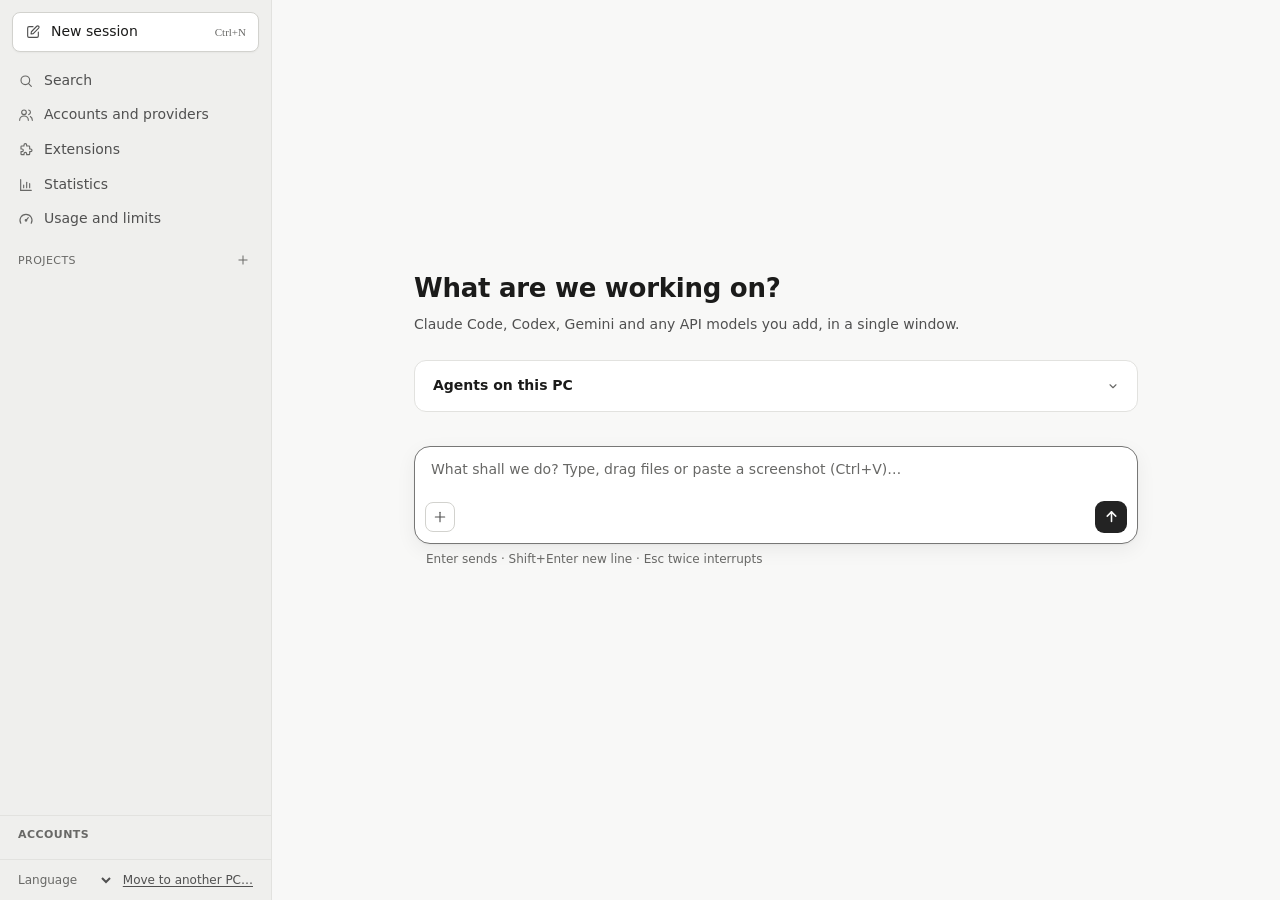
<file: src/MultiAgente.App/ui/index.html>
<!doctype html>
<html lang="es">
<head>
<meta charset="utf-8">
<meta http-equiv="Content-Security-Policy" content="default-src 'self'; img-src 'self' data: https://adjuntos.multiagente; style-src 'self'; script-src 'self'">
<title>MultiAgente</title>
<link rel="stylesheet" href="lib/hljs-claro.css" media="(prefers-color-scheme: light)">
<link rel="stylesheet" href="lib/hljs-oscuro.css" media="(prefers-color-scheme: dark)">
<link rel="stylesheet" href="app.css">
</head>
<body>
  <svg class="sprite" aria-hidden="true" focusable="false"><defs>
    <symbol id="i-nueva" viewBox="0 0 24 24"><path d="M12 4H6a2 2 0 0 0-2 2v12a2 2 0 0 0 2 2h12a2 2 0 0 0 2-2v-6"/><path d="M17.6 3.4a2 2 0 0 1 2.9 2.9L12.4 14.4 9 15l.6-3.4Z"/></symbol>
    <symbol id="i-cuentas" viewBox="0 0 24 24"><circle cx="9" cy="8" r="3.5"/><path d="M2.5 20a6.5 6.5 0 0 1 13 0"/><path d="M16 4.6a3.5 3.5 0 0 1 0 6.8"/><path d="M18.5 14.4A6.5 6.5 0 0 1 21.5 20"/></symbol>
    <symbol id="i-extensiones" viewBox="0 0 24 24"><path d="M9 4.5a2 2 0 0 1 4 0V6h3.5a1 1 0 0 1 1 1v3.5H19a2 2 0 0 1 0 4h-1.5V18a1 1 0 0 1-1 1H13v-1.5a2 2 0 0 0-4 0V19H5.5a1 1 0 0 1-1-1v-3.5H6a2 2 0 0 0 0-4H4.5V7a1 1 0 0 1 1-1H9Z"/></symbol>
    <symbol id="i-estadisticas" viewBox="0 0 24 24"><path d="M4 20V4"/><path d="M4 20h16"/><path d="M8.5 16v-4"/><path d="M13 16V8"/><path d="M17.5 16v-6"/></symbol>
    <symbol id="i-consumo" viewBox="0 0 24 24"><path d="M4.2 18.5a9 9 0 1 1 15.6 0"/><path d="m12 14 3.5-4"/><circle cx="12" cy="14" r="1.2"/></symbol>
    <symbol id="i-mas" viewBox="0 0 24 24"><path d="M12 5v14"/><path d="M5 12h14"/></symbol>
    <symbol id="i-puntos" viewBox="0 0 24 24"><circle cx="5.5" cy="12" r="1.1" fill="currentColor"/><circle cx="12" cy="12" r="1.1" fill="currentColor"/><circle cx="18.5" cy="12" r="1.1" fill="currentColor"/></symbol>
    <symbol id="i-chevron" viewBox="0 0 24 24"><path d="m9.5 6 6 6-6 6"/></symbol>
    <symbol id="i-carpeta" viewBox="0 0 24 24"><path d="M3.5 7.5A2 2 0 0 1 5.5 5.5h3.7l2 2.2h7.3a2 2 0 0 1 2 2v7.8a2 2 0 0 1-2 2h-13a2 2 0 0 1-2-2Z"/></symbol>
    <symbol id="i-enviar" viewBox="0 0 24 24"><path d="M12 19V5.5"/><path d="m6 11.5 6-6 6 6"/></symbol>
    <symbol id="i-parar" viewBox="0 0 24 24"><rect x="7" y="7" width="10" height="10" rx="2" fill="currentColor" stroke="none"/></symbol>
    <symbol id="i-cambios" viewBox="0 0 24 24"><path d="M8 4v10"/><path d="M3 9h10"/><path d="M14 18h7"/><path d="M15.5 4.5 20 9l-4.5 4.5"/></symbol>
    <symbol id="i-archivar" viewBox="0 0 24 24"><rect x="3" y="4" width="18" height="4.5" rx="1"/><path d="M5 8.5V18a2 2 0 0 0 2 2h10a2 2 0 0 0 2-2V8.5"/><path d="M10 12.5h4"/></symbol>
    <symbol id="i-cerrar" viewBox="0 0 24 24"><path d="M17.5 6.5l-11 11"/><path d="M6.5 6.5l11 11"/></symbol>
    <symbol id="i-recargar" viewBox="0 0 24 24"><path d="M20 12a8 8 0 1 1-2.35-5.65"/><path d="M20 4.5v4h-4"/></symbol>
    <symbol id="i-fichero" viewBox="0 0 24 24"><path d="M13.5 3H7a2 2 0 0 0-2 2v14a2 2 0 0 0 2 2h10a2 2 0 0 0 2-2V8.5Z"/><path d="M13.5 3v5.5H19"/></symbol>
    <symbol id="i-leer" viewBox="0 0 24 24"><path d="M13.5 3H7a2 2 0 0 0-2 2v14a2 2 0 0 0 2 2h10a2 2 0 0 0 2-2V8.5Z"/><path d="M13.5 3v5.5H19"/><path d="M9 13h6"/><path d="M9 16.5h4"/></symbol>
    <symbol id="i-editar" viewBox="0 0 24 24"><path d="M16.5 3.8a2.3 2.3 0 0 1 3.3 3.3L8.3 18.6 4 20l1.4-4.3Z"/><path d="m14.5 6 3.5 3.5"/></symbol>
    <symbol id="i-borrar" viewBox="0 0 24 24"><path d="M4 7h16"/><path d="M9.5 7V4.5h5V7"/><path d="M6.5 7l.8 12a2 2 0 0 0 2 1.8h5.4a2 2 0 0 0 2-1.8l.8-12"/></symbol>
    <symbol id="i-mover" viewBox="0 0 24 24"><path d="M5 9h13.5"/><path d="m15 5.5 3.5 3.5L15 12.5"/><path d="M19 15H5.5"/><path d="M9 11.5 5.5 15 9 18.5"/></symbol>
    <symbol id="i-buscar" viewBox="0 0 24 24"><circle cx="11" cy="11" r="6.5"/><path d="m20 20-4.4-4.4"/></symbol>
    <symbol id="i-ejecutar" viewBox="0 0 24 24"><path d="m5 7 5 5-5 5"/><path d="M12.5 17.5H19"/></symbol>
    <symbol id="i-pensar" viewBox="0 0 24 24"><path d="M9.5 18h5"/><path d="M10.5 21h3"/><path d="M12 3a6 6 0 0 0-3.6 10.8c.6.5 1.1 1.3 1.1 2.2h5c0-.9.5-1.7 1.1-2.2A6 6 0 0 0 12 3Z"/></symbol>
    <symbol id="i-red" viewBox="0 0 24 24"><circle cx="12" cy="12" r="8.5"/><path d="M3.5 12h17"/><path d="M12 3.5c2.3 2.4 3.4 5.2 3.4 8.5s-1.1 6.1-3.4 8.5c-2.3-2.4-3.4-5.2-3.4-8.5s1.1-6.1 3.4-8.5Z"/></symbol>
    <symbol id="i-herramienta" viewBox="0 0 24 24"><path d="M14.5 5.5a4 4 0 0 0 4.9 4.9l-8.8 8.8a2.1 2.1 0 0 1-3-3l8.8-8.8a4 4 0 0 0-1.9-1.9"/><path d="M14.5 5.5 17 3l4 4-2.5 2.5"/></symbol>
    <symbol id="i-modo" viewBox="0 0 24 24"><path d="M4 8h12.5"/><path d="m13.5 4.5 3.5 3.5-3.5 3.5"/><path d="M20 16H7.5"/><path d="M10.5 12.5 7 16l3.5 3.5"/></symbol>
    <symbol id="i-copiar" viewBox="0 0 24 24"><rect x="8.5" y="8.5" width="11.5" height="11.5" rx="2"/><path d="M15.5 8.5V6a2 2 0 0 0-2-2H6a2 2 0 0 0-2 2v7.5a2 2 0 0 0 2 2h2.5"/></symbol>
    <symbol id="i-hecho" viewBox="0 0 24 24"><circle cx="12" cy="12" r="8.5"/><path d="m8.5 12.2 2.3 2.3 4.7-4.8"/></symbol>
    <symbol id="i-encurso" viewBox="0 0 24 24"><circle cx="12" cy="12" r="8.5"/><path d="M12 3.5a8.5 8.5 0 0 1 0 17Z" fill="currentColor" stroke="none"/></symbol>
    <symbol id="i-ojo" viewBox="0 0 24 24"><path d="M2.5 12S6 5.5 12 5.5 21.5 12 21.5 12 18 18.5 12 18.5 2.5 12 2.5 12Z"/><circle cx="12" cy="12" r="2.8"/></symbol>
    <symbol id="i-atencion" viewBox="0 0 24 24"><circle cx="12" cy="12" r="8.5"/><path d="M12 7.5v5.5"/><circle cx="12" cy="16.3" r=".9" fill="currentColor"/></symbol>
    <symbol id="i-error" viewBox="0 0 24 24"><circle cx="12" cy="12" r="8.5"/><path d="m9 9 6 6"/><path d="m15 9-6 6"/></symbol>
    <symbol id="i-restaurar" viewBox="0 0 24 24"><path d="M4 12a8 8 0 1 0 2.35-5.65"/><path d="M4 4.5v4h4"/></symbol>
    <symbol id="i-pendiente" viewBox="0 0 24 24"><circle cx="12" cy="12" r="8.5"/></symbol>
  </defs></svg>
  <aside>
    <button class="nueva" id="btnNueva" title="Nueva sesión (Ctrl+N)"><svg class="i" aria-hidden="true"><use href="#i-nueva"/></svg> Nueva sesión <kbd>Ctrl+N</kbd></button>
    <nav class="menu">
      <button id="btnBuscar" title="Buscar en las conversaciones (Ctrl+K)"><svg class="i" aria-hidden="true"><use href="#i-buscar"/></svg>Buscar</button>
      <button id="btnCuentas"><svg class="i" aria-hidden="true"><use href="#i-cuentas"/></svg>Cuentas y proveedores</button>
      <button id="btnExtensiones"><svg class="i" aria-hidden="true"><use href="#i-extensiones"/></svg>Extensiones</button>
      <button id="btnEstadisticas"><svg class="i" aria-hidden="true"><use href="#i-estadisticas"/></svg>Estadísticas</button>
      <button id="btnConsumo"><svg class="i" aria-hidden="true"><use href="#i-consumo"/></svg>Consumo y límites</button>
    </nav>
    <div class="seccion">Proyectos <button class="mas-proy" id="btnProyectoNuevo" title="Nuevo proyecto o importar conversaciones" aria-label="Nuevo proyecto o importar conversaciones"><svg class="i" aria-hidden="true"><use href="#i-mas"/></svg></button></div>
    <div class="arbol" id="arbol"></div>
    <div class="cuentas-lat">
      <h4>Cuentas</h4>
      <div id="cuentasLat"></div>
    </div>
    <div class="idioma-lat">
      <label><span>Idioma</span><select id="selIdioma" aria-label="Idioma de la aplicación"></select></label>
      <button class="enlace" id="btnTraslado" title="Un fichero con tus proyectos, conversaciones y cuentas para seguir en otro PC">Llevar a otro PC…</button>
    </div>
  </aside>

  <main>
    <!-- Inicio: sesión nueva -->
    <section class="vista" id="vInicio">
      <div class="conv"><div class="col bienvenida">
        <h1>¿En qué trabajamos?</h1>
        <p class="sub">Claude Code, Codex, Gemini y los modelos por API que añadas, en una sola ventana.</p>
        <section class="tarjeta" id="tarjetaSinCuentas" hidden>
          <h2>Primero, añade una cuenta</h2>
          <p>Una cuenta de Claude, Codex o Gemini (con su inicio de sesión) o de cualquier proveedor por API: GLM, DeepSeek, Kimi,
            Qwen, OpenRouter, modelos locales con Ollama…</p>
          <p><button class="boton prim" id="btnIrCuentas">Añadir cuenta</button></p>
        </section>
        <details class="tarjeta" id="tarjetaAgentes">
          <summary><h2>Agentes en este equipo</h2><span id="resumenAgentes" class="tenue"></span></summary>
          <div id="listaAgentes"></div>
          <footer id="pieAgentes" hidden>
            <span>Falta algo para usar algún agente.</span>
            <button class="boton" id="btnRecomprobar">Comprobar otra vez</button>
            <button class="boton prim" id="btnInstalar">Instalar lo que falta</button>
          </footer>
        </details>
      </div></div>
      <div class="abajo" id="abajoInicio"></div>
    </section>

    <!-- Sesión abierta -->
    <section class="vista" id="vSesion" hidden>
      <header class="cab">
        <div class="cab-tit">
          <span class="nom" id="sesTitulo"></span>
          <button class="ruta enlace" id="sesCarpeta" title="Abrir la carpeta"></button>
        </div>
        <span class="estado-txt" id="sesEstado"></span>
        <span class="contexto" id="sesContexto" hidden title="Contexto usado de la conversación"><i></i><b></b></span>
        <label class="quien" title="Cuenta que trabaja en esta sesión"><span class="punto" id="sesPunto"></span>
          <select id="sesCuenta"></select></label>
        <button class="boton fino fantasma" id="btnActividad" title="Tareas y subagentes de la sesión"><svg class="i" aria-hidden="true"><use href="#i-encurso"/></svg>Actividad <b id="actividadN"></b></button>
        <button class="boton fino fantasma" id="btnCambios" title="Ver los ficheros cambiados"><svg class="i" aria-hidden="true"><use href="#i-cambios"/></svg>Cambios <b id="cambiosN"></b></button>
        <button class="boton fino fantasma" id="btnArchivar" title="Archivar la sesión (deja de verse en la lista)"><svg class="i" aria-hidden="true"><use href="#i-archivar"/></svg>Archivar</button>
      </header>
      <div class="conv" id="conv"><div class="col" id="entradas"></div></div>
      <div class="abajo" id="abajoSesion"></div>
    </section>

    <!-- Buscar en las conversaciones -->
    <section class="vista" id="vBuscar" hidden>
      <div class="conv"><div class="col ancha">
        <h1>Buscar</h1>
        <p class="sub">En los títulos y en lo que habéis escrito tú y los agentes, también en las sesiones archivadas. Da igual
          que escribas con mayúsculas o sin tildes.</p>
        <input id="buscarTexto" class="buscador" type="search" placeholder="¿Qué buscas?" aria-label="Buscar en las conversaciones" spellcheck="false" autocomplete="off">
        <p class="tenue buscar-info" id="buscarInfo" aria-live="polite"></p>
        <div class="lista" id="buscarLista" hidden></div>
      </div></div>
    </section>

    <!-- Estadísticas -->
    <section class="vista" id="vEstadisticas" hidden>
      <div class="conv"><div class="col ancha">
        <h1>Estadísticas</h1>
        <p class="sub">Lo que han informado los agentes: turnos, tokens y coste (el coste solo cuando el agente lo da, normalmente
          en las cuentas de API). Los límites de cada cuenta se cambian en Cuentas y proveedores › «Límites…».</p>
        <div class="periodo" id="periodo">
          <button data-dias="1">Hoy</button><button data-dias="7" class="on">7 días</button><button data-dias="30">30 días</button>
        </div>
        <div class="cifras" id="cifras"></div>
        <h2 class="titulo-seccion">Por cuenta</h2>
        <div class="lista" id="estCuentas"></div>
        <h2 class="titulo-seccion">Tokens por día</h2>
        <div class="tarjeta barras" id="estDias"></div>
        <h2 class="titulo-seccion">Sesiones que más han usado</h2>
        <div class="lista" id="estSesiones"></div>
      </div></div>
    </section>

    <!-- Consumo y límites -->
    <section class="vista" id="vConsumo" hidden>
      <div class="conv"><div class="col ancha">
        <h1>Consumo y límites</h1>
        <p class="sub">Cuánto ha gastado cada cuenta. Las suscripciones de Claude informan de su bloque de 5 horas y de su límite
          semanal; el mes es el coste que informan los agentes frente al presupuesto que pongas. La marca de cada barra es donde
          el equipo pasa a otra cuenta.</p>
        <p><button class="boton" id="btnConsumoActualizar"><svg class="i" aria-hidden="true"><use href="#i-recargar"/></svg>Actualizar ahora</button></p>
        <div class="consumos" id="consumoCuentas"></div>
      </div></div>
    </section>

    <!-- Extensiones compartidas -->
    <section class="vista" id="vExtensiones" hidden>
      <div class="conv"><div class="col ancha">
        <h1>Extensiones</h1>
        <p class="sub">Lo que pongas aquí lo usan <b>todas tus cuentas</b> (y, cuando el formato lo permite, Claude Code, Codex y
          Gemini a la vez). Los cambios valen para las sesiones que se abran a partir de ahora.</p>

        <h2 class="titulo-seccion">Servidores MCP
          <button class="boton fino" id="btnMcpNuevo"><svg class="i" aria-hidden="true"><use href="#i-mas"/></svg>Añadir servidor</button>
          <button class="boton fino" id="btnMcpImportar">Importar de mi configuración…</button></h2>
        <p class="sub">Herramientas externas (GitHub, bases de datos, navegador…). MultiAgente se las pasa a cada sesión: no se
          toca la configuración de cada agente. Las claves se guardan cifradas.</p>
        <div id="mcpImportables" class="tarjeta" hidden></div>
        <div id="mcpForm" class="tarjeta" hidden></div>
        <div class="lista" id="listaMcp"></div>

        <h2 class="titulo-seccion">Skills
          <button class="boton fino" id="btnSkillNueva"><svg class="i" aria-hidden="true"><use href="#i-mas"/></svg>Nueva</button>
          <button class="boton fino" data-importar="skills">Importar de mi configuración…</button>
          <button class="boton fino" data-anadir="skills">Añadir carpeta…</button>
          <button class="boton fino" data-carpeta="skills">Abrir carpeta</button></h2>
        <p class="sub">Instrucciones especializadas que el agente carga cuando las necesita (formato SKILL.md). Una sola carpeta
          para Claude Code, Codex y Gemini.</p>
        <div id="importables-skills" class="tarjeta" hidden></div>
        <div class="lista" id="listaSkills"></div>

        <div id="carpetasExt"></div>

        <h2 class="titulo-seccion">Plugins de Claude Code</h2>
        <p class="sub">Se instalan una vez con <code>/plugin</code> en cualquier sesión de Claude y quedan para todas tus cuentas
          de Claude. Aquí se activan o desactivan.</p>
        <div class="lista" id="listaPlugins"></div>

        <h2 class="titulo-seccion">Instrucciones comunes
          <button class="boton fino" id="btnInstrUsuario">Copiar de mis instrucciones…</button></h2>
        <p class="sub">Normas para todos los agentes y cuentas: se añaden al CLAUDE.md, AGENTS.md y GEMINI.md de cada cuenta en
          un bloque marcado. Lo que cada agente recuerde por su cuenta se conserva y se comparte entre las cuentas de su proveedor.</p>
        <div id="instrUsuario" class="tarjeta" hidden></div>
        <textarea id="instrTexto" class="editor" rows="10" spellcheck="false" placeholder="Por ejemplo: Responde siempre en castellano. Antes de dar algo por hecho, pruébalo."></textarea>
        <p><button class="boton prim" id="btnInstrGuardar">Guardar instrucciones</button></p>
      </div></div>
    </section>

    <!-- Cuentas -->
    <section class="vista" id="vCuentas" hidden>
      <div class="conv"><div class="col ancha">
        <h1>Cuentas y proveedores</h1>
        <p class="sub">Cada cuenta tiene su propia carpeta dentro de <b>datos\cuentas</b>. Tu configuración de siempre
          (~/.claude, ~/.codex, ~/.gemini) no se toca. Las claves se guardan cifradas en la carpeta de MultiAgente.</p>
        <div class="lista" id="listaCuentas"></div>

        <h2 class="titulo-seccion">Equipos <button class="boton fino" id="btnNuevoEquipo"><svg class="i" aria-hidden="true"><use href="#i-mas"/></svg>Nuevo equipo</button></h2>
        <p class="sub">Un equipo reparte las sesiones «Automático» entre sus cuentas y, cuando una se agota, pasa la sesión a
          la siguiente con margen sin perder el hilo (mismo proveedor: la misma conversación; otro: con un resumen de lo hecho).</p>
        <div id="listaEquipos"></div>
        <label class="casilla"><input type="checkbox" id="chkResumen"> Mantener un resumen de cada sesión para los relevos
          (una llamada breve a Claude Haiku tras los turnos; solo en equipos con más de una cuenta)</label>

        <section class="tarjeta" id="formCuenta">
          <h2>Añadir cuenta</h2>
          <div class="campos">
            <label>Tipo de cuenta
              <select id="fcTipo"></select>
            </label>
            <p class="ayuda" id="fcAyuda"></p>
            <label>Nombre de la cuenta <input id="fcAlias" maxlength="40" placeholder="p. ej. Claude trabajo, GLM, DeepSeek"></label>
            <label id="fcClaveL">Clave de API
              <span class="fila-campo"><input id="fcClave" type="password" autocomplete="off" spellcheck="false">
              <button class="boton fino solo-icono" id="fcVerClave" type="button" title="Ver u ocultar la clave" aria-label="Ver u ocultar la clave"><svg class="i" aria-hidden="true"><use href="#i-ojo"/></svg></button></span>
              <button class="enlace" id="fcDondeClave" type="button"></button>
            </label>
            <label id="fcEndpointL">Dirección de la API <input id="fcEndpoint" spellcheck="false"></label>
            <label id="fcModeloL">Modelo
              <span class="fila-campo"><input id="fcModelo" list="fcModelos" spellcheck="false" placeholder="El que proponga el proveedor">
              <button class="boton fino" id="fcListar" type="button">Actualizar lista</button></span>
              <datalist id="fcModelos"></datalist>
              <span class="ayuda" id="fcModelosInfo"></span>
            </label>
          </div>
          <footer><span class="tenue" id="fcCatalogo"></span><button class="boton prim" id="fcAnadir">Añadir</button></footer>
        </section>
      </div></div>
    </section>
    <!-- Visor de cambios (a la derecha de la sesión) -->
    <div class="panel" id="panelCambios" hidden>
      <div class="panel-asa" id="panelAsa" title="Arrastra para cambiar el ancho"></div>
      <header class="panel-cab">
        <b>Cambios</b>
        <span class="tenue" id="pcInfo"></span>
        <div class="seg" id="pcModo">
          <button data-modo="git" title="Todo lo que ha cambiado en la carpeta desde el último commit (git)">Carpeta</button>
          <button data-modo="sesion" title="Las ediciones que han hecho los agentes en esta sesión">Esta sesión</button>
        </div>
        <button class="boton fino fantasma solo-icono" id="pcRecargar" title="Actualizar" aria-label="Actualizar"><svg class="i" aria-hidden="true"><use href="#i-recargar"/></svg></button>
        <button class="boton fino fantasma solo-icono" id="pcCerrar" title="Cerrar el visor" aria-label="Cerrar el visor"><svg class="i" aria-hidden="true"><use href="#i-cerrar"/></svg></button>
      </header>
      <div class="panel-cuerpo" id="pcCuerpo"></div>
    </div>
    <!-- Actividad de la sesión: tareas del agente y subagentes (a la derecha, como el visor de cambios) -->
    <div class="panel" id="panelActividad" hidden>
      <div class="panel-asa" title="Arrastra para cambiar el ancho"></div>
      <header class="panel-cab">
        <b>Actividad</b>
        <span class="tenue info" id="paInfo"></span>
        <button class="boton fino fantasma solo-icono" id="paCerrar" title="Cerrar" aria-label="Cerrar"><svg class="i" aria-hidden="true"><use href="#i-cerrar"/></svg></button>
      </header>
      <div class="panel-cuerpo" id="paCuerpo"></div>
    </div>
  </main>

  <dialog class="dialogo" id="dlgProyecto">
    <h2 id="dpTitulo">Nuevo proyecto</h2>
    <div class="campos">
      <label>Nombre <input id="dpNombre" maxlength="60" placeholder="p. ej. Web de clientes"></label>
      <label>Carpeta de trabajo
        <span class="fila-campo"><input id="dpRuta" spellcheck="false" placeholder="C:\proyectos\web">
        <button class="boton fino" id="dpElegir" type="button">Elegir…</button></span>
      </label>
      <p class="ayuda">Las sesiones nuevas del proyecto trabajan en esta carpeta. Puede haber varios proyectos en la misma
        carpeta, y una sesión se puede pasar de un proyecto a otro arrastrándola en el lateral.</p>
      <p class="error" id="dpError" hidden></p>
    </div>
    <footer><button class="boton" id="dpCancelar" type="button">Cancelar</button><button class="boton prim" id="dpGuardar" type="button">Crear</button></footer>
  </dialog>

  <dialog class="dialogo ancho" id="dlgImportar">
    <h2>Importar conversaciones</h2>
    <p class="ayuda">Las conversaciones de Claude Code, Codex y Gemini que ya tienes en este PC. Se copian a MultiAgente (los
      originales no se tocan) y las sigues con tus cuentas: con una del mismo proveedor se retoman tal cual; con otra, el agente
      recibe la conversación.</p>
    <div class="imp-filtros">
      <input id="imBuscar" type="search" placeholder="Buscar por título o carpeta…" aria-label="Buscar conversaciones" spellcheck="false">
      <select id="imOrigen" aria-label="Agente"><option value="">Todas</option><option value="Claude">Claude Code</option><option value="Codex">Codex</option><option value="Gemini">Gemini CLI</option></select>
      <label class="casilla"><input type="checkbox" id="imOcultar" checked> Ocultar las ya importadas</label>
    </div>
    <div class="imp-lista" id="imLista"></div>
    <p class="error" id="imError" hidden></p>
    <footer>
      <button class="boton" id="imTodas" type="button">Marcar las que se ven</button>
      <span class="hueco"></span>
      <button class="boton" id="imCerrar" type="button">Cerrar</button>
      <button class="boton prim" id="imImportar" type="button">Importar</button>
    </footer>
  </dialog>

  <dialog class="dialogo" id="dlgPedir" aria-labelledby="dqTitulo">
    <h2 id="dqTitulo"></h2>
    <p class="ayuda" id="dqTexto"></p>
    <div class="campos" id="dqCampos"></div>
    <footer><button class="boton" id="dqCancelar" type="button">Cancelar</button><button class="boton prim" id="dqAceptar" type="button">Aceptar</button></footer>
  </dialog>

  <div class="menu-flot" id="menuFlot" role="menu" hidden></div>

  <div class="soltar" id="soltar" hidden><b>Suelta para adjuntar</b><span>Se enviarán con tu mensaje</span></div>
  <div class="avisos" id="avisos" aria-live="polite"></div>

  <template id="tCaja">
    <div class="permiso" hidden></div>
    <div class="banda" hidden role="alert"></div>
    <div class="banda relevo" hidden role="status"></div>
    <div class="cola" hidden></div>
    <div class="caja">
      <div class="campos-nueva" hidden>
        <button class="chip elige carpeta" title="Carpeta de trabajo"><svg class="i" aria-hidden="true"><use href="#i-carpeta"/></svg><span>Elegir carpeta…</span></button>
        <select class="chip elige proyectos" title="Proyectos" aria-label="Proyecto"></select>
        <label class="chip elige">Cuenta <select class="cuenta-nueva" aria-label="Cuenta que trabaja"></select></label>
      </div>
      <div class="dentro">
        <div class="pend" hidden></div>
        <div class="ordenes" hidden></div>
        <textarea rows="1" aria-label="Mensaje para el agente" placeholder="Escribe, arrastra ficheros o pega una captura (Ctrl+V)…  / para órdenes"></textarea>
        <div class="fila">
          <button class="mas-btn" title="Adjuntar ficheros" aria-label="Adjuntar ficheros"><svg class="i" aria-hidden="true"><use href="#i-mas"/></svg></button>
          <span class="opciones"></span>
          <div class="der">
            <button class="parar" title="Interrumpir (Esc dos veces)" aria-label="Interrumpir" hidden><svg class="i" aria-hidden="true"><use href="#i-parar"/></svg></button>
            <button class="enviar" title="Enviar (Intro)" aria-label="Enviar"><svg class="i" aria-hidden="true"><use href="#i-enviar"/></svg></button>
          </div>
        </div>
      </div>
    </div>
    <div class="pie"><span>Intro envía · Mayús+Intro nueva línea · Esc dos veces interrumpe</span><span class="version"></span></div>
  </template>

<script src="lib/marked.umd.js"></script>
<script src="lib/purify.min.js"></script>
<script src="lib/highlight.min.js"></script>
<script src="lib/diff.min.js"></script>
<script src="idiomas/en.js"></script>
<script src="idiomas/ca.js"></script>
<script src="idiomas.js"></script>
<script src="app.js"></script>
</body>
</html>
</file>
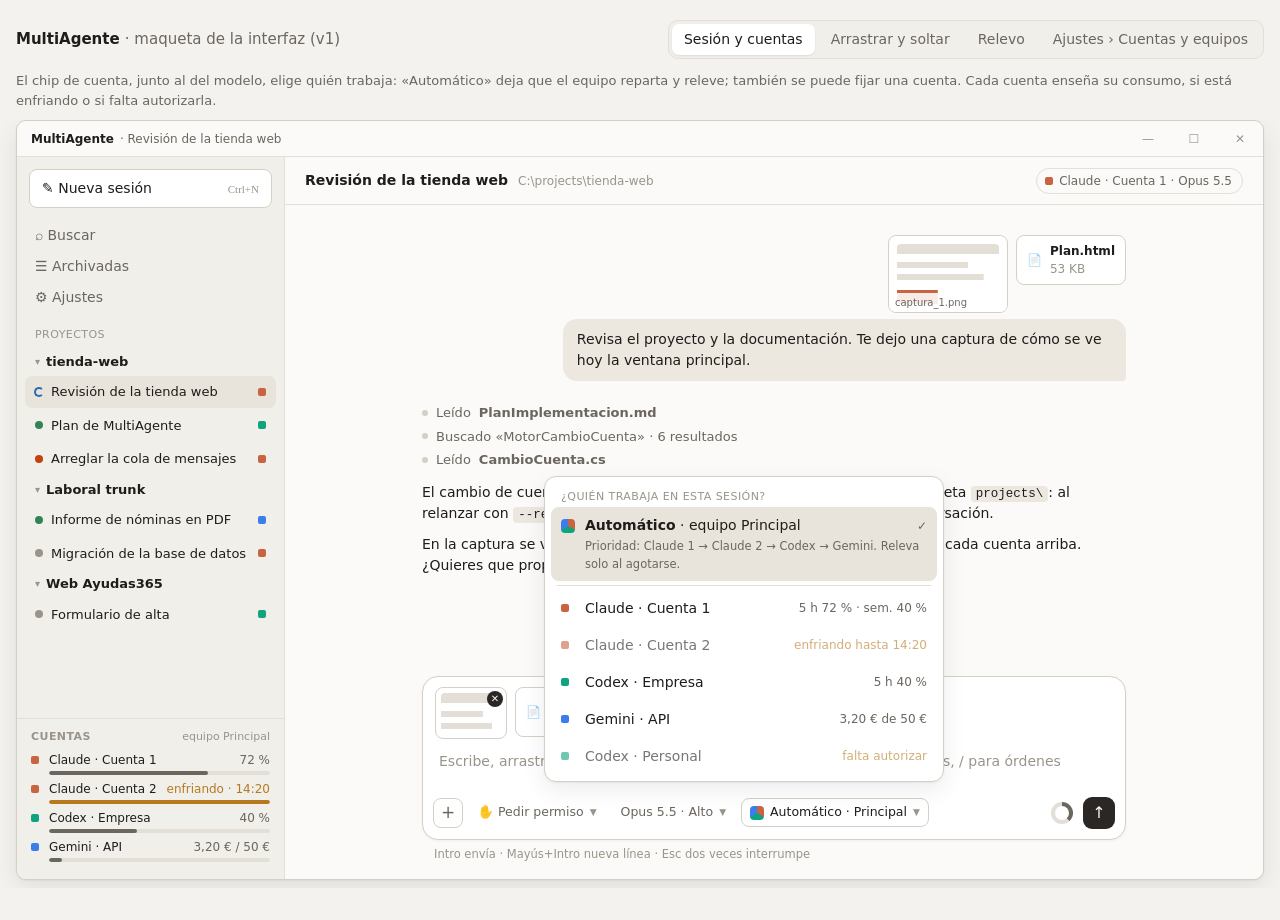
<file: Documentacion/MultiAgente_Maqueta.html>
<!doctype html>
<html lang="es">
<head>
<meta charset="utf-8">
<meta name="viewport" content="width=device-width, initial-scale=1">
<title>MultiAgente · Maqueta</title>
<style>
:root{
  --fondo:#f4f2ee; --ventana:#fbfaf8; --lateral:#f1efea; --tarjeta:#ffffff; --linea:#e3dfd7; --linea2:#d5d0c6;
  --texto:#1f1d1a; --suave:#6b665e; --tenue:#9a948a; --tinta:#2a2724; --sobre-tinta:#fbfaf8;
  --claude:#c96442; --codex:#10a37f; --gemini:#3b7ded;
  --ambar:#b7791f; --ambar-fondo:#fdf4e3; --ambar-borde:#f0d9a8;
  --rojo:#c2410c; --verde:#2f855a; --azul:#2b6cb0; --sel:#e8e4dc; --burbuja:#ece8e0;
  --sombra:0 1px 2px rgba(0,0,0,.05),0 8px 24px rgba(0,0,0,.08);
}
@media (prefers-color-scheme: dark){
  :root{
    --fondo:#151413; --ventana:#1e1d1b; --lateral:#191816; --tarjeta:#262421; --linea:#33302c; --linea2:#45413b;
    --texto:#ece9e3; --suave:#a8a298; --tenue:#7b766d; --tinta:#ece9e3; --sobre-tinta:#1e1d1b;
    --ambar:#e0a54a; --ambar-fondo:#2e2516; --ambar-borde:#5a4520; --sel:#2c2a26; --burbuja:#2c2a26;
    --sombra:0 1px 2px rgba(0,0,0,.3),0 8px 24px rgba(0,0,0,.4);
  }
}
*{box-sizing:border-box}
body{margin:0;background:var(--fondo);color:var(--texto);font:14px/1.5 "Segoe UI Variable Text","Segoe UI",system-ui,sans-serif}
button{font:inherit;color:inherit}

/* Barra de la maqueta */
.demo{max-width:1280px;margin:0 auto;padding:20px 16px 12px;display:flex;flex-wrap:wrap;gap:12px;align-items:center;justify-content:space-between}
.demo h1{font-size:15px;font-weight:600;margin:0}
.demo h1 span{color:var(--suave);font-weight:400}
.pestanas{display:flex;gap:4px;background:var(--lateral);border:1px solid var(--linea);border-radius:10px;padding:3px;flex-wrap:wrap}
.pestanas button{border:0;background:none;padding:5px 12px;border-radius:7px;cursor:pointer;color:var(--suave)}
.pestanas button[aria-selected="true"]{background:var(--tarjeta);color:var(--texto);box-shadow:0 1px 2px rgba(0,0,0,.08)}
.nota{max-width:1280px;margin:0 auto 10px;padding:0 16px;color:var(--suave);font-size:13px}

/* Ventana */
.marco{max-width:1280px;margin:0 auto 32px;padding:0 16px 8px;overflow-x:auto}
.ventana{min-width:1180px;background:var(--ventana);border:1px solid var(--linea2);border-radius:10px;box-shadow:var(--sombra);overflow:hidden;height:760px;display:flex;flex-direction:column}
.titulo{height:36px;display:flex;align-items:center;border-bottom:1px solid var(--linea);padding-left:14px;font-size:12px;color:var(--suave);flex:none}
.titulo b{color:var(--texto);font-weight:600;margin-right:6px}
.titulo .ctl{margin-left:auto;display:flex}
.titulo .ctl span{width:46px;text-align:center;line-height:36px;color:var(--tenue)}
.cuerpo{flex:1;display:flex;min-height:0}

/* Lateral */
aside{width:268px;background:var(--lateral);border-right:1px solid var(--linea);display:flex;flex-direction:column;flex:none}
.nueva{margin:12px;padding:8px 12px;border:1px solid var(--linea2);background:var(--tarjeta);border-radius:8px;display:flex;align-items:center;gap:8px;cursor:pointer}
.nueva kbd{margin-left:auto;font:11px "Segoe UI";color:var(--tenue)}
.menu{padding:0 8px}
.menu div{padding:5px 10px;border-radius:6px;color:var(--suave);display:flex;gap:10px;align-items:center}
.seccion{padding:14px 18px 4px;font-size:11px;letter-spacing:.04em;text-transform:uppercase;color:var(--tenue)}
.proyecto{padding:4px 18px;font-weight:600;font-size:13px;display:flex;align-items:center;gap:6px}
.proyecto::before{content:"▾";color:var(--tenue);font-size:10px}
.ses{margin:1px 8px;padding:6px 10px 6px 26px;border-radius:7px;display:flex;align-items:center;gap:8px;font-size:13px;position:relative}
.ses.activa{background:var(--sel)}
.ses .t{flex:1;white-space:nowrap;overflow:hidden;text-overflow:ellipsis}
.ses .est{position:absolute;left:10px;width:8px;height:8px;border-radius:50%}
.est.trab{border:2px solid var(--azul);border-right-color:transparent;animation:gira 1s linear infinite;width:10px!important;height:10px!important;left:9px!important}
.est.esp{background:var(--verde)} .est.perm{background:var(--rojo)} .est.cerr{background:var(--tenue)}
@keyframes gira{to{transform:rotate(360deg)}}
@media (prefers-reduced-motion: reduce){.est.trab{animation:none}}
.prov{width:8px;height:8px;border-radius:2px;flex:none;display:inline-block}
.p-claude{background:var(--claude)} .p-codex{background:var(--codex)} .p-gemini{background:var(--gemini)}
.cuentas{margin-top:auto;border-top:1px solid var(--linea);padding:10px 14px 12px}
.cuentas h4{margin:0 0 6px;font-size:11px;letter-spacing:.04em;text-transform:uppercase;color:var(--tenue);font-weight:600;display:flex}
.cuentas h4 span{margin-left:auto;text-transform:none;letter-spacing:0;font-weight:400}
.cta{display:grid;grid-template-columns:10px 1fr auto;gap:2px 8px;align-items:center;font-size:12px;margin:5px 0}
.cta .barra{grid-column:2/4;height:4px;background:var(--linea);border-radius:2px;overflow:hidden}
.cta .barra i{display:block;height:100%;border-radius:2px;background:var(--suave)}
.cta .v{color:var(--suave);font-variant-numeric:tabular-nums}
.cta.enfria .v{color:var(--ambar)}

/* Principal */
main{flex:1;display:flex;flex-direction:column;min-width:0;position:relative}
.cab{height:48px;display:flex;align-items:center;gap:10px;padding:0 20px;border-bottom:1px solid var(--linea);flex:none}
.cab .nom{font-weight:600}
.cab .ruta{color:var(--tenue);font-size:12px}
.cab .quien{margin-left:auto;display:flex;align-items:center;gap:6px;font-size:12px;color:var(--suave);border:1px solid var(--linea);border-radius:20px;padding:3px 10px 3px 8px}
.conv{flex:1;overflow:auto;padding:24px 0}
.col{max-width:760px;margin:0 auto;padding:0 28px}
.yo{display:flex;flex-direction:column;align-items:flex-end;margin:6px 0 22px}
.yo .burbuja{background:var(--burbuja);border-radius:14px 14px 4px 14px;padding:10px 14px;max-width:80%}
.adjs{display:flex;gap:8px;margin-bottom:6px;flex-wrap:wrap;justify-content:flex-end}
.mini{width:120px;height:78px;border-radius:8px;border:1px solid var(--linea2);background:var(--tarjeta);overflow:hidden;position:relative}
.mini .falsa{position:absolute;inset:8px;border-radius:4px;background:linear-gradient(var(--linea) 0 0) 0 0/100% 10px no-repeat,linear-gradient(var(--linea) 0 0) 0 18px/70% 6px no-repeat,linear-gradient(var(--linea) 0 0) 0 30px/85% 6px no-repeat,linear-gradient(var(--claude) 0 0) 0 46px/40% 14px no-repeat}
.mini small{position:absolute;bottom:0;left:0;right:0;font-size:10px;padding:2px 6px;background:color-mix(in srgb,var(--tarjeta) 88%,transparent);color:var(--suave)}
.fich{display:flex;align-items:center;gap:8px;border:1px solid var(--linea2);background:var(--tarjeta);border-radius:8px;padding:6px 10px;font-size:12px;height:fit-content}
.fich b{font-weight:600}
.fich em{font-style:normal;color:var(--tenue)}
.ia{margin:0 0 20px}
.ia p{margin:0 0 10px}
.herr{color:var(--suave);font-size:13px;display:flex;align-items:center;gap:8px;margin:4px 0}
.herr::before{content:"";width:6px;height:6px;border-radius:50%;background:var(--linea2)}
.herr .mas{color:var(--verde)} .herr .menos{color:var(--rojo)}
.ia code{font:12.5px Consolas,monospace;background:var(--burbuja);padding:1px 5px;border-radius:4px}
.divisoria{display:flex;align-items:center;gap:12px;margin:26px 0;color:var(--suave);font-size:12px}
.divisoria::before,.divisoria::after{content:"";flex:1;height:1px;background:var(--linea2)}
.divisoria span{display:flex;align-items:center;gap:6px;border:1px solid var(--linea2);border-radius:20px;padding:3px 12px;background:var(--ventana)}
.traspaso{border:1px dashed var(--linea2);border-radius:10px;padding:8px 12px;font-size:12px;color:var(--suave);margin:0 0 18px;display:flex;gap:8px;align-items:center}
.traspaso b{color:var(--texto);font-weight:600}

/* Caja de escribir */
.abajo{flex:none;padding:0 0 16px}
.banda{max-width:760px;margin:0 auto 8px;padding:0 28px}
.banda div{display:flex;align-items:center;gap:10px;background:var(--ambar-fondo);border:1px solid var(--ambar-borde);color:var(--texto);border-radius:10px;padding:8px 10px 8px 12px;font-size:13px}
.banda div>span:nth-child(2){flex:1}
.banda .reloj{font-variant-numeric:tabular-nums;font-weight:600;color:var(--ambar)}
.banda button{border:1px solid var(--linea2);background:var(--tarjeta);border-radius:7px;padding:3px 10px;cursor:pointer}
.banda button+button{margin-left:0}
.caja{max-width:760px;margin:0 auto;padding:0 28px;position:relative}
.caja .dentro{border:1px solid var(--linea2);background:var(--tarjeta);border-radius:16px;box-shadow:0 1px 3px rgba(0,0,0,.05);position:relative}
.caja .pend{display:flex;gap:8px;padding:10px 12px 0;flex-wrap:wrap}
.caja .pend .mini{width:72px;height:52px}
.caja .pend .mini .falsa{inset:5px}
.quitar{position:absolute;top:3px;right:3px;width:16px;height:16px;border-radius:50%;background:var(--tinta);color:var(--sobre-tinta);font-size:10px;line-height:16px;text-align:center}
.caja textarea{display:block;width:100%;border:0;background:none;resize:none;outline:none;padding:12px 16px 4px;font:inherit;color:var(--texto);height:52px}
.caja textarea::placeholder{color:var(--tenue)}
.fila{display:flex;align-items:center;gap:6px;padding:6px 10px 10px}
.chip{white-space:nowrap;flex:none;border:1px solid transparent;background:none;border-radius:8px;padding:4px 8px;color:var(--suave);font-size:12.5px;display:flex;align-items:center;gap:6px;cursor:pointer}
.chip:hover{background:var(--burbuja)}
.chip.elige{border-color:var(--linea2);color:var(--texto)}
.chip .flecha{font-size:9px;color:var(--tenue)}
.mas-btn{flex:none;width:30px;height:30px;border-radius:8px;border:1px solid var(--linea2);background:none;font-size:17px;line-height:1;cursor:pointer;color:var(--suave)}
.der{margin-left:auto;display:flex;align-items:center;gap:10px}
.anillo{width:22px;height:22px;border-radius:50%;background:conic-gradient(var(--suave) 0 38%,var(--linea) 38% 100%);position:relative}
.anillo::after{content:"";position:absolute;inset:4px;border-radius:50%;background:var(--tarjeta)}
.enviar{flex:none;width:32px;height:32px;border-radius:9px;border:0;background:var(--tinta);color:var(--sobre-tinta);font-size:16px;cursor:pointer}
.pie{max-width:760px;margin:6px auto 0;padding:0 40px;font-size:11.5px;color:var(--tenue)}

/* Desplegable de cuentas */
.despl{position:absolute;bottom:58px;left:150px;width:400px;background:var(--tarjeta);border:1px solid var(--linea2);border-radius:12px;box-shadow:var(--sombra);padding:6px;z-index:5;display:none}
.despl .op{display:grid;grid-template-columns:14px 1fr auto;gap:2px 10px;padding:8px 10px;border-radius:8px;align-items:center}
.despl .op:hover{background:var(--burbuja)}
.despl .op.sel{background:var(--sel)}
.despl .op small{grid-column:2/4;color:var(--suave);font-size:11.5px}
.despl .op .d{color:var(--suave);font-size:12px;font-variant-numeric:tabular-nums}
.despl .op.off{opacity:.6}
.despl hr{border:0;border-top:1px solid var(--linea);margin:4px 6px}
.despl .tit{font-size:11px;text-transform:uppercase;letter-spacing:.04em;color:var(--tenue);padding:6px 10px 2px}
.auto{display:inline-block;flex:none;width:14px;height:14px;border-radius:4px;background:conic-gradient(var(--claude) 0 33%,var(--codex) 33% 66%,var(--gemini) 66%)}

/* Arrastrar */
.soltar{position:absolute;inset:8px;border:2px dashed var(--azul);border-radius:14px;background:color-mix(in srgb,var(--azul) 7%,var(--ventana));display:none;align-items:center;justify-content:center;flex-direction:column;gap:6px;z-index:6;color:var(--azul)}
.soltar b{font-size:16px}
.soltar span{color:var(--suave);font-size:13px}

/* Ajustes */
.ajustes{display:none;flex:1;min-height:0}
.ajustes nav{width:200px;border-right:1px solid var(--linea);padding:16px 8px;flex:none}
.ajustes nav div{padding:6px 12px;border-radius:7px;color:var(--suave);margin-bottom:2px}
.ajustes nav div.on{background:var(--sel);color:var(--texto);font-weight:600}
.ajustes .zona{flex:1;overflow:auto;padding:24px 32px}
.ajustes h2{font-size:18px;margin:0 0 4px}
.ajustes h3{font-size:14px;margin:28px 0 10px;display:flex;align-items:center}
.ajustes .sub{color:var(--suave);margin:0 0 16px;font-size:13px}
.boton{border:1px solid var(--linea2);background:var(--tarjeta);border-radius:8px;padding:5px 12px;cursor:pointer;font-size:13px}
.boton.prim{background:var(--tinta);color:var(--sobre-tinta);border-color:var(--tinta)}
h3 .boton{margin-left:auto;font-weight:400}
.lista{border:1px solid var(--linea);border-radius:12px;background:var(--tarjeta);overflow:hidden}
.cuenta{display:grid;grid-template-columns:28px 1.4fr 1fr 1.6fr auto;gap:14px;align-items:center;padding:12px 16px;border-top:1px solid var(--linea)}
.cuenta:first-child{border-top:0}
.logo{width:28px;height:28px;border-radius:7px;color:#fff;font-weight:700;font-size:13px;display:flex;align-items:center;justify-content:center}
.cuenta .n{font-weight:600}
.cuenta .n small{display:block;font-weight:400;color:var(--suave);font-size:12px}
.tipo{font-size:12px;color:var(--suave)}
.tipo b{display:inline-block;font-weight:600;font-size:11px;border-radius:5px;padding:1px 6px;background:var(--burbuja);color:var(--texto);margin-right:4px}
.ok{color:var(--verde);font-size:12px} .falta{color:var(--ambar);font-size:12px}
.medidas{font-size:11.5px;color:var(--suave);display:grid;grid-template-columns:auto 1fr auto;gap:3px 8px;align-items:center}
.medidas i{height:4px;border-radius:2px;background:var(--linea);position:relative;overflow:hidden}
.medidas i::after{content:"";position:absolute;inset:0 auto 0 0;width:var(--p);background:var(--suave);border-radius:2px}
.medidas i.alta::after{background:var(--ambar)}
.equipo{border:1px solid var(--linea);border-radius:12px;background:var(--tarjeta);padding:14px 16px}
.equipo .fila2{display:flex;gap:24px;flex-wrap:wrap;font-size:13px;color:var(--suave);margin-bottom:12px}
.equipo .fila2 b{color:var(--texto);font-weight:600}
.orden{display:flex;flex-direction:column;gap:6px}
.orden div{display:flex;align-items:center;gap:10px;border:1px solid var(--linea);border-radius:8px;padding:6px 10px;font-size:13px;background:var(--ventana)}
.orden div::before{content:"⋮⋮";color:var(--tenue);font-size:11px;letter-spacing:-2px}
.orden em{font-style:normal;color:var(--tenue);margin-left:auto;font-size:12px}
.interruptor{display:inline-block;width:30px;height:17px;border-radius:9px;background:var(--verde);vertical-align:middle;position:relative;margin-right:6px}
.interruptor::after{content:"";position:absolute;top:2px;right:2px;width:13px;height:13px;border-radius:50%;background:#fff}
.portatil{margin-top:28px;border:1px solid var(--linea);border-radius:12px;padding:12px 16px;font-size:13px;color:var(--suave);display:flex;gap:12px;align-items:center}
.portatil b{color:var(--texto)}

/* Estados de pantalla */
body[data-p="sesion"] .despl{display:block}
body[data-p="arrastrar"] .soltar{display:flex}
body:not([data-p="relevo"]) .solo-relevo{display:none}
body[data-p="relevo"] .no-relevo{display:none}
body[data-p="ajustes"] main{display:none}
body[data-p="ajustes"] .ajustes{display:flex}
body[data-p="ajustes"] aside .ses.activa{background:none}
</style>
</head>
<body data-p="sesion">

<div class="demo">
  <h1>MultiAgente <span>· maqueta de la interfaz (v1)</span></h1>
  <div class="pestanas" role="tablist">
    <button role="tab" data-p="sesion" aria-selected="true">Sesión y cuentas</button>
    <button role="tab" data-p="arrastrar" aria-selected="false">Arrastrar y soltar</button>
    <button role="tab" data-p="relevo" aria-selected="false">Relevo</button>
    <button role="tab" data-p="ajustes" aria-selected="false">Ajustes › Cuentas y equipos</button>
  </div>
</div>
<p class="nota" id="nota"></p>

<div class="marco">
<div class="ventana">
  <div class="titulo"><b>MultiAgente</b> · Revisión de la tienda web<div class="ctl"><span>—</span><span>☐</span><span>✕</span></div></div>
  <div class="cuerpo">

    <aside>
      <div class="nueva">✎ Nueva sesión <kbd>Ctrl+N</kbd></div>
      <div class="menu"><div>⌕ Buscar</div><div>☰ Archivadas</div><div>⚙ Ajustes</div></div>
      <div class="seccion">Proyectos</div>
      <div class="proyecto">tienda-web</div>
      <div class="ses activa"><i class="est trab"></i><span class="t">Revisión de la tienda web</span><span class="prov p-claude no-relevo" title="Claude"></span><span class="prov p-codex solo-relevo" title="Codex"></span></div>
      <div class="ses"><i class="est esp"></i><span class="t">Plan de MultiAgente</span><span class="prov p-codex"></span></div>
      <div class="ses"><i class="est perm"></i><span class="t">Arreglar la cola de mensajes</span><span class="prov p-claude"></span></div>
      <div class="proyecto">Laboral trunk</div>
      <div class="ses"><i class="est esp"></i><span class="t">Informe de nóminas en PDF</span><span class="prov p-gemini"></span></div>
      <div class="ses"><i class="est cerr"></i><span class="t">Migración de la base de datos</span><span class="prov p-claude"></span></div>
      <div class="proyecto">Web Ayudas365</div>
      <div class="ses"><i class="est cerr"></i><span class="t">Formulario de alta</span><span class="prov p-codex"></span></div>

      <div class="cuentas">
        <h4>Cuentas <span>equipo Principal</span></h4>
        <div class="cta"><span class="prov p-claude"></span><span>Claude · Cuenta 1</span><span class="v no-relevo">72 %</span><span class="v solo-relevo">96 %</span><span class="barra"><i class="no-relevo" style="width:72%"></i><i class="solo-relevo" style="width:96%;background:var(--ambar)"></i></span></div>
        <div class="cta enfria"><span class="prov p-claude"></span><span>Claude · Cuenta 2</span><span class="v">enfriando · 14:20</span><span class="barra"><i style="width:100%;background:var(--ambar)"></i></span></div>
        <div class="cta"><span class="prov p-codex"></span><span>Codex · Empresa</span><span class="v">40 %</span><span class="barra"><i style="width:40%"></i></span></div>
        <div class="cta"><span class="prov p-gemini"></span><span>Gemini · API</span><span class="v">3,20 € / 50 €</span><span class="barra"><i style="width:6%"></i></span></div>
      </div>
    </aside>

    <main>
      <div class="cab">
        <span class="nom">Revisión de la tienda web</span><span class="ruta">C:\projects\tienda-web</span>
        <span class="quien no-relevo"><span class="prov p-claude"></span>Claude · Cuenta 1 · Opus 5.5</span>
        <span class="quien solo-relevo"><span class="prov p-codex"></span>Codex · Empresa</span>
      </div>

      <div class="conv"><div class="col">
        <div class="yo">
          <div class="adjs">
            <div class="mini"><div class="falsa"></div><small>captura_1.png</small></div>
            <div class="fich"><span>📄</span><span><b>Plan.html</b><br><em>53 KB</em></span></div>
          </div>
          <div class="burbuja">Revisa el proyecto y la documentación. Te dejo una captura de cómo se ve hoy la ventana principal.</div>
        </div>
        <div class="ia">
          <div class="herr">Leído <b>PlanImplementacion.md</b></div>
          <div class="herr">Buscado «MotorCambioCuenta» · 6 resultados</div>
          <div class="herr">Leído <b>CambioCuenta.cs</b></div>
          <p style="margin-top:12px">El cambio de cuenta funciona porque todas las cuentas comparten la carpeta <code>projects\</code>: al relanzar con <code>--resume</code> en otra cuenta, Claude encuentra la misma conversación.</p>
          <p>En la captura se ven las tarjetas de sesión con su estado y el consumo de cada cuenta arriba. ¿Quieres que proponga una versión simplificada?</p>
        </div>

        <div class="solo-relevo">
          <div class="divisoria"><span><span class="prov p-codex"></span>Sigue en Codex · Empresa — Claude · Cuenta 1 llegó al 96 % del bloque de 5 h y la Cuenta 2 está enfriando</span></div>
          <div class="traspaso">⇄ <span><b>Traspaso desde Claude · Cuenta 1</b> · resumen de lo hecho y pendiente, últimos 6 mensajes, 4 ficheros tocados</span><span style="margin-left:auto">ver ▸</span></div>
          <div class="ia">
            <div class="herr">Leído <b>tasks/Estado.md</b></div>
            <div class="herr">Editado <b>Documentacion/Resumen.md</b> <span class="mas">+38</span> <span class="menos">−0</span></div>
            <p style="margin-top:12px">Sigo donde lo dejó la sesión anterior: ya está revisado el núcleo y falta la parte de la Tienda. He añadido el resumen en <code>Documentacion/Resumen.md</code>.</p>
          </div>
        </div>
      </div></div>

      <div class="abajo">
        <div class="banda no-relevo" style="display:none"></div>
        <div class="banda solo-relevo"><div>⇄ <span>Claude · Cuenta 1 al <b>96 %</b> → sigue en <b>Codex · Empresa</b> en <span class="reloj" id="reloj">42 s</span>, al terminar el turno</span><button>Cambiar ya</button><button>Cancelar</button></div></div>
        <div class="caja">
          <div class="despl">
            <div class="tit">¿Quién trabaja en esta sesión?</div>
            <div class="op sel"><span class="auto"></span><span><b>Automático</b> · equipo Principal</span><span class="d">✓</span><small>Prioridad: Claude 1 → Claude 2 → Codex → Gemini. Releva solo al agotarse.</small></div>
            <hr>
            <div class="op"><span class="prov p-claude"></span><span>Claude · Cuenta 1</span><span class="d">5 h 72 % · sem. 40 %</span></div>
            <div class="op off"><span class="prov p-claude"></span><span>Claude · Cuenta 2</span><span class="d" style="color:var(--ambar)">enfriando hasta 14:20</span></div>
            <div class="op"><span class="prov p-codex"></span><span>Codex · Empresa</span><span class="d">5 h 40 %</span></div>
            <div class="op"><span class="prov p-gemini"></span><span>Gemini · API</span><span class="d">3,20 € de 50 €</span></div>
            <div class="op off"><span class="prov p-codex"></span><span>Codex · Personal</span><span class="d" style="color:var(--ambar)">falta autorizar</span></div>
          </div>

          <div class="dentro">
            <div class="soltar"><b>Suelta para adjuntar</b><span>informe_errores.pdf, captura_2.png · se enviarán con tu mensaje</span></div>
            <div class="pend">
              <div class="mini"><div class="falsa"></div><span class="quitar">✕</span></div>
              <div class="fich"><span>📄</span><span><b>Cuentas.cs</b><br><em>C:\projects\tienda-web\src\…</em></span></div>
            </div>
            <textarea placeholder="Escribe, arrastra ficheros o pega una captura (Ctrl+V)…  @ para ficheros, / para órdenes"></textarea>
            <div class="fila">
              <button class="mas-btn" title="Adjuntar">+</button>
              <button class="chip">✋ Pedir permiso <span class="flecha">▼</span></button>
              <button class="chip no-relevo">Opus 5.5 · Alto <span class="flecha">▼</span></button>
              <button class="chip solo-relevo">Modelo predeterminado <span class="flecha">▼</span></button>
              <button class="chip elige no-relevo"><span class="auto"></span>Automático · Principal <span class="flecha">▼</span></button>
              <button class="chip elige solo-relevo"><span class="auto"></span>Automático · Principal → Codex <span class="flecha">▼</span></button>
              <div class="der"><span class="anillo" title="Contexto 38 %"></span><button class="enviar" title="Enviar">↑</button></div>
            </div>
          </div>
        </div>
        <div class="pie">Intro envía · Mayús+Intro nueva línea · Esc dos veces interrumpe</div>
      </div>
    </main>

    <section class="ajustes">
      <nav><div>General</div><div class="on">Cuentas y equipos</div><div>Proyectos</div><div>Agentes</div><div>Acerca de</div></nav>
      <div class="zona">
        <h2>Cuentas y equipos</h2>
        <p class="sub">Cada cuenta tiene su propia carpeta dentro de <b>datos\cuentas</b>. Tu configuración de siempre (~/.claude, ~/.codex, ~/.gemini) no se toca.</p>

        <h3>Cuentas <button class="boton prim">＋ Añadir cuenta</button></h3>
        <div class="lista">
          <div class="cuenta">
            <span class="logo" style="background:var(--claude)">C</span>
            <span class="n">Claude · Cuenta 1<small>sergio@empresa.com · Max</small></span>
            <span class="tipo"><b>Login</b><span class="ok">● Autorizada</span></span>
            <span class="medidas">5 h<i style="--p:72%"></i>72 %<span>Semana</span><i style="--p:40%"></i>40 %</span>
            <button class="boton">Editar</button>
          </div>
          <div class="cuenta">
            <span class="logo" style="background:var(--claude)">C</span>
            <span class="n">Claude · Cuenta 2<small>sergio.2@empresa.com · Pro</small></span>
            <span class="tipo"><b>Login</b><span class="ok">● Autorizada</span></span>
            <span class="medidas">5 h<i class="alta" style="--p:100%"></i>100 %<span>Semana</span><i style="--p:61%"></i>61 %</span>
            <button class="boton">Editar</button>
          </div>
          <div class="cuenta">
            <span class="logo" style="background:var(--codex)">O</span>
            <span class="n">Codex · Empresa<small>ChatGPT Business</small></span>
            <span class="tipo"><b>Login</b><span class="ok">● Autorizada</span></span>
            <span class="medidas">5 h<i style="--p:40%"></i>40 %<span>Semana</span><i style="--p:22%"></i>22 %</span>
            <button class="boton">Editar</button>
          </div>
          <div class="cuenta">
            <span class="logo" style="background:var(--codex)">O</span>
            <span class="n">Codex · Personal<small>—</small></span>
            <span class="tipo"><b>Login</b><span class="falta">● Falta autorizar</span></span>
            <span class="medidas" style="color:var(--tenue)">Sin datos de consumo</span>
            <button class="boton prim">Autorizar…</button>
          </div>
          <div class="cuenta">
            <span class="logo" style="background:var(--gemini)">G</span>
            <span class="n">Gemini · API<small>Clave ••••••••3f9a</small></span>
            <span class="tipo"><b>Clave de API</b><span class="ok">● Válida</span></span>
            <span class="medidas">Mes<i style="--p:6%"></i>3,20 € de 50 €</span>
            <button class="boton">Editar</button>
          </div>
        </div>

        <h3>Equipos <button class="boton">＋ Nuevo equipo</button></h3>
        <div class="equipo">
          <div class="fila2"><span><b>Principal</b> (predeterminado)</span><span>Regla: <b>Prioridad ▾</b></span><span><span class="interruptor"></span>Permitir pasar a otro proveedor</span><span>Cuenta atrás: <b>60 s</b></span></div>
          <div class="orden">
            <div><span class="prov p-claude"></span>Claude · Cuenta 1<em>cambiar al 92 % (5 h) · 95 % (semana)</em></div>
            <div><span class="prov p-claude"></span>Claude · Cuenta 2<em>cambiar al 92 % · 95 %</em></div>
            <div><span class="prov p-codex"></span>Codex · Empresa<em>cambiar al 90 %</em></div>
            <div><span class="prov p-gemini"></span>Gemini · API<em>reserva · presupuesto 50 €/mes</em></div>
          </div>
        </div>

        <div class="portatil">🗂 <span>Todo vive en <b>C:\MultiAgente</b>. Cierra la aplicación y copia la carpeta a otro PC: tus cuentas, equipos y sesiones siguen ahí. Como mucho tendrás que volver a autorizar alguna cuenta.</span></div>
      </div>
    </section>

  </div>
</div>
</div>

<script>
const notas = {
  sesion: 'El chip de cuenta, junto al del modelo, elige quién trabaja: «Automático» deja que el equipo reparta y releve; también se puede fijar una cuenta. Cada cuenta enseña su consumo, si está enfriando o si falta autorizarla.',
  arrastrar: 'Arrastrar ficheros o pegar capturas (Ctrl+V) los adjunta al mensaje: si el agente admite imágenes se le mandan tal cual; si no, se guardan en la sesión y se le pasa la ruta.',
  relevo: 'La cuenta se agota: banda con cuenta atrás (Cambiar ya / Cancelar). Al terminar el turno la sesión sigue en otra cuenta. Entre proveedores el nuevo agente recibe un traspaso (resumen + últimos mensajes + ficheros); la conversación queda marcada con una línea divisoria.',
  ajustes: 'Cuentas por login de la CLI o por clave de API, cada una en su carpeta. El equipo ordena las cuentas y fija la regla de reparto, si puede pasar a otro proveedor y la cuenta atrás.'
};
const nota = document.getElementById('nota');
function ver(p){
  document.body.dataset.p = p;
  document.querySelectorAll('.pestanas button').forEach(b => b.setAttribute('aria-selected', b.dataset.p === p));
  nota.textContent = notas[p];
}
document.querySelectorAll('.pestanas button').forEach(b => b.addEventListener('click', () => ver(b.dataset.p)));
ver('sesion');
let s = 42; setInterval(() => { s = s > 1 ? s - 1 : 60; document.getElementById('reloj').textContent = s + ' s'; }, 1000);
</script>
</body>
</html>
</file>
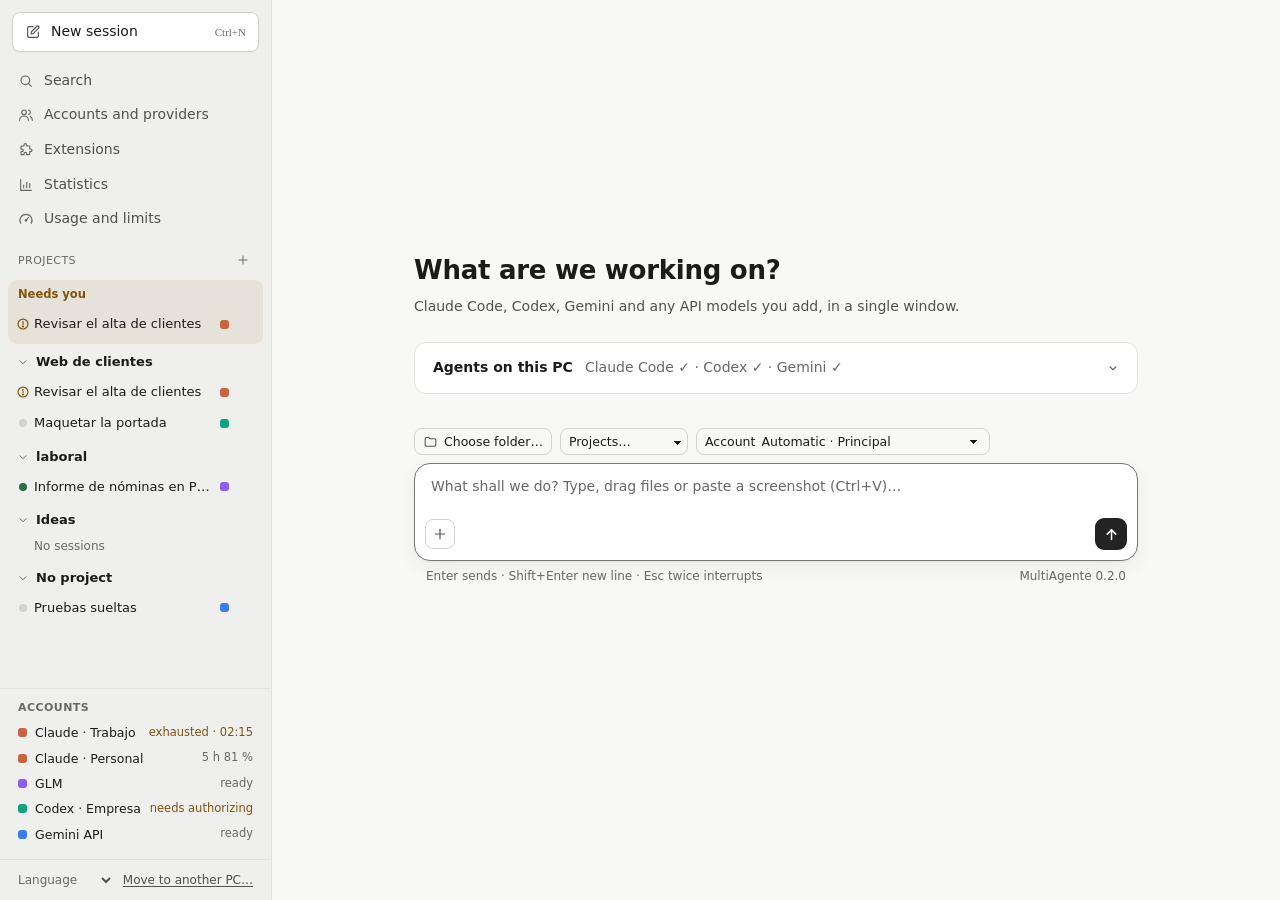
<file: tools/ui-prueba.html>
<!doctype html>
<html lang="es">
<head>
<meta charset="utf-8">
<title>MultiAgente · interfaz simulada</title>
<!--
  Prueba de la interfaz sin la aplicación: carga ui\index.html, app.css y app.js tal cual, con un puente simulado
  (window.chrome.webview) que contesta como la aplicación. Abrir con un servidor local desde la raíz del repositorio:
    python -m http.server 8766 --bind 127.0.0.1   →   http://127.0.0.1:8766/tools/ui-prueba.html
-->
</head>
<body>
<script>
(async () => {
  const base = '../src/MultiAgente.App/ui/';
  const doc = new DOMParser().parseFromString(await (await fetch(base + 'index.html', { cache: 'no-store' })).text(), 'text/html');
  for (const l of doc.querySelectorAll('link[rel=stylesheet]')) {
    const n = document.createElement('link');
    n.rel = 'stylesheet'; n.href = base + l.getAttribute('href') + '?v=' + Date.now();
    if (l.media) n.media = l.media;
    document.head.append(n);
  }
  document.body.innerHTML = doc.body.innerHTML;
  const catalogo = await (await fetch('../src/MultiAgente.App/catalogo/proveedores.json')).json();

  const oyentes = [];
  const emitir = (d) => oyentes.forEach((f) => f({ data: JSON.parse(JSON.stringify(d)) }));
  const PNG = 'data:image/svg+xml;utf8,' + encodeURIComponent('<svg xmlns="http://www.w3.org/2000/svg" width="220" height="140"><rect width="220" height="140" fill="#f1efea"/><rect x="12" y="12" width="196" height="16" fill="#d5d0c6"/><rect x="12" y="40" width="140" height="10" fill="#e3dfd7"/><rect x="12" y="60" width="170" height="10" fill="#e3dfd7"/><rect x="12" y="92" width="80" height="26" rx="5" fill="#c96442"/></svg>');

  const cuentas = [
    { id: 'c1', alias: 'Claude · Trabajo', proveedor: 'Claude', tipo: 'Login', autorizada: true, listo: true,
      consumo: { pct5h: 100, pctSemana: 41, reinicio5h: new Date(Date.now() + 5400000).toISOString(), reinicioSemana: new Date(Date.now() + 3 * 86400000).toISOString(),
        enfriandoHasta: new Date(Date.now() + 5400000).toISOString(), motivo: 'You have hit your limit · resets 11pm', momento: new Date(Date.now() - 120000).toISOString() }, sinMargen: 'ha llegado a su límite' },
    { id: 'c5', alias: 'Claude · Personal', proveedor: 'Claude', tipo: 'Login', autorizada: true, listo: true, consumo: { pct5h: 81, pctSemana: 64, reinicio5h: new Date(Date.now() + 7900000).toISOString(), reinicioSemana: new Date(Date.now() + 4.2 * 86400000).toISOString(), momento: new Date(Date.now() - 60000).toISOString() } },
    { id: 'c2', alias: 'GLM', proveedor: 'Claude', tipo: 'Api', catalogo: 'zai', catalogoNombre: 'GLM · Z.ai (internacional)', modelo: 'glm-5.3[1m]', autorizada: true, listo: true,
      gastoMes: 16.4, moneda: 'USD', limites: { umbral5h: 92, umbralSemana: 95, presupuesto: 20 } },
    { id: 'c3', alias: 'Codex · Empresa', proveedor: 'Codex', tipo: 'Login', autorizada: false, listo: true, sinMargen: 'no está autorizada o falta su agente' },
    { id: 'c4', alias: 'Gemini API', proveedor: 'Gemini', tipo: 'Api', autorizada: true, listo: true },
  ];
  const sesiones = [
    { id: 's1', proyectoId: 'p1', titulo: 'Revisar el alta de clientes', carpeta: 'C:\\proyectos\\web', estado: 'PidePermiso', proveedor: 'Claude', cuenta: 'Claude · Personal', cuentaId: 'c5', equipoId: 'e1' },
    { id: 's3', proyectoId: 'p1', titulo: 'Maquetar la portada', carpeta: 'C:\\proyectos\\web', estado: 'Cerrada', proveedor: 'Codex', cuenta: 'Codex · Empresa', cuentaId: 'c3' },
    { id: 's4', proyectoId: null, titulo: 'Pruebas sueltas', carpeta: 'C:\\tmp', estado: 'Cerrada', proveedor: 'Gemini', cuenta: 'Gemini API', cuentaId: 'c4' },
    { id: 's2', proyectoId: 'p2', titulo: 'Informe de nóminas en PDF', carpeta: 'C:\\proyectos\\laboral', estado: 'Esperando', proveedor: 'Claude', cuenta: 'GLM', cuentaId: 'c2' },
  ];
  const proyectos = [
    { id: 'p1', nombre: 'Web de clientes', ruta: 'C:\\proyectos\\web' },
    { id: 'p2', nombre: 'laboral', ruta: 'C:\\proyectos\\laboral' },
    { id: 'p3', nombre: 'Ideas', ruta: 'C:\\proyectos\\web' },
  ];
  const DIF = '@@ -12,7 +12,9 @@ namespace Web.Clientes;\n public static class Validacion\n {\n-    public static bool ValidarNif(string doc)\n-        => EsNif(doc);\n+    /// <summary>NIF, NIE o pasaporte.</summary>\n+    public static bool ValidarDocumento(string doc)\n+        => EsNif(doc) || EsNie(doc) || EsPasaporte(doc);\n \n     private static bool EsNif(string d) => d.Length == 9;\n }\n';
  for (const c of cuentas) c.limites = c.limites || { umbral5h: 92, umbralSemana: 95, presupuesto: null };
  const estado = () => ({
    tipo: 'estado', version: '0.2.0', raiz: 'C:\\MultiAgente', puedeInstalar: true,
    requisitos: [
      { id: 'node', nombre: 'Node.js', proveedor: null, encontrado: true, version: '24.14.1' },
      { id: 'claude', nombre: 'Claude Code', proveedor: 'Claude', encontrado: true, version: '2.1.304' },
      { id: 'claude-agent-acp', nombre: 'Adaptador ACP de Claude', proveedor: 'Claude', encontrado: true, version: '0.94.0' },
      { id: 'codex', nombre: 'Codex CLI', proveedor: 'Codex', encontrado: true, version: '0.163.0' },
      { id: 'codex-acp', nombre: 'Adaptador ACP de Codex', proveedor: 'Codex', encontrado: true, version: '2.2.2' },
      { id: 'gemini', nombre: 'Gemini CLI', proveedor: 'Gemini', encontrado: true, version: '0.64.0' },
    ],
    proveedores: [
      { id: 'Claude', nombre: 'Claude', listo: true, dondeClave: 'https://console.anthropic.com' },
      { id: 'Codex', nombre: 'Codex', listo: true, dondeClave: 'https://platform.openai.com/api-keys' },
      { id: 'Gemini', nombre: 'Gemini', listo: true, dondeClave: 'https://aistudio.google.com/apikey' },
    ],
    catalogo: { version: catalogo.version, proveedores: catalogo.proveedores.map((p) => ({ ...p, listar: !!p.listar })) },
    cuentas,
    resumenVivo: true,
    equipos: [
      { id: 'e1', nombre: 'Principal', regla: 'Prioridad', permiteOtroProveedor: true, cuentaAtras: 60, predeterminado: true, miembros: ['c1', 'c5', 'c2', 'c4'] },
      { id: 'e2', nombre: 'Solo Claude', regla: 'MenosUsada', permiteOtroProveedor: false, cuentaAtras: 30, predeterminado: false, miembros: ['c1', 'c5'] },
    ],
    proyectos: proyectos.map((p) => ({ ...p, sesiones: sesiones.filter((x) => !x.archivada && x.proyectoId === p.id) })),
    sueltas: sesiones.filter((x) => !x.archivada && !proyectos.some((p) => p.id === x.proyectoId)),
    archivadas: sesiones.filter((x) => x.archivada),
  });
  const opciones = [
    { id: 'mode', category: 'mode', currentValue: 'default', options: ['default', 'acceptEdits', 'plan', 'auto', 'bypassPermissions'].map((v) => ({ value: v, name: v })) },
    { id: 'model', category: 'model', currentValue: 'default', options: [{ value: 'default', name: 'Default' }, { value: 'opus', name: 'Opus 5.5' }, { value: 'sonnet', name: 'Sonnet 5.5' }, { value: 'haiku', name: 'Haiku 5.5' }] },
    { id: 'effort', category: 'thought_level', currentValue: 'high', options: ['default', 'low', 'medium', 'high', 'xhigh', 'max'].map((v) => ({ value: v, name: v })) },
  ];
  const agente = (extra) => ({
    estado: 'Esperando', opciones, cola: [], error: null, admiteImagenes: true, contexto: { usado: 128400, tamano: 200000 },
    comandos: [{ name: 'review', description: 'Revisa los cambios pendientes' }, { name: 'compact', description: 'Compacta la conversación' }, { name: 'init', description: 'Crea el CLAUDE.md del proyecto' }],
    cuenta: { id: 'c1', alias: 'Claude · Trabajo', proveedor: 'Claude', tipo: 'Login' }, ...extra,
  });
  const entradas = [
    { id: 'e1', tipo: 'usuario', texto: 'El alta de clientes falla con NIF extranjeros. Te dejo una captura del error y el fichero de log.',
      adjuntos: [{ ruta: 'C:\\MultiAgente\\datos\\adjuntos\\s1\\captura.png', nombre: 'captura.png', tipo: 'image/png', esImagen: true, url: PNG },
                 { ruta: 'C:\\proyectos\\web\\logs\\alta.log', nombre: 'alta.log', tipo: 'text/plain', esImagen: false }] },
    { id: 'e2', tipo: 'pensamiento', texto: 'Primero miro la validación del NIF y después el log.' },
    { id: 'e3', tipo: 'herramienta', titulo: 'Leer src/Clientes/Validacion.cs', clase: 'read', estado: 'completed', ubicaciones: [{ path: 'C:\\proyectos\\web\\src\\Clientes\\Validacion.cs' }] },
    { id: 'e4', tipo: 'herramienta', titulo: 'Buscar «ValidarNif»', clase: 'search', estado: 'completed' },
    { id: 'e5', tipo: 'plan', pasos: [{ content: 'Localizar la validación', status: 'completed' }, { content: 'Aceptar NIE y documentos extranjeros', status: 'in_progress' }, { content: 'Añadir pruebas', status: 'pending' }] },
    { id: 'e6', tipo: 'agente', texto: 'El fallo está en `ValidarNif`: solo acepta el formato **español** (8 cifras y letra).\n\nPropongo este cambio:\n\n```csharp\npublic static bool ValidarDocumento(string doc) =>\n    EsNif(doc) || EsNie(doc) || EsPasaporte(doc);\n```\n\n| Documento | Hoy | Después |\n|---|---|---|\n| NIF | ✓ | ✓ |\n| NIE | ✗ | ✓ |' },
    { id: 'e6b', tipo: 'aviso', nivel: 'limite', texto: 'La cuenta «Claude · Trabajo» ha llegado a su límite de uso.' },
    { id: 'e6c', tipo: 'relevo', cuenta: 'Claude · Personal', texto: 'Sigue en «Claude · Personal»: «Claude · Trabajo» ha llegado a su límite de uso' },
    { id: 'e6d', tipo: 'usuario', texto: 'Continúa donde lo dejaste.' },
    { id: 'e7', tipo: 'herramienta', titulo: 'Editar src/Clientes/Validacion.cs', clase: 'edit', estado: 'pending',
      contenido: [{ type: 'diff', path: 'C:\\proyectos\\web\\src\\Clientes\\Validacion.cs', oldText: 'public static bool ValidarNif(string doc)\n    => EsNif(doc);\n', newText: 'public static bool ValidarDocumento(string doc)\n    => EsNif(doc) || EsNie(doc) || EsPasaporte(doc);\n' }] },
  ];
  let n = 100;
  const atender = (m) => {
    switch (m.tipo) {
      case 'listo': case 'recomprobar': emitir(estado()); break;
      case 'abrirSesion':
        if (m.id === 's1') emitir({ tipo: 'conversacion', sesionId: 's1', entradas, agente: agente({ estado: 'PidePermiso', cola: ['y después revisa también los tests'],
          permiso: { id: 'p1', titulo: 'Editar src/Clientes/Validacion.cs', clase: 'edit', opciones: [{ optionId: 'a', name: 'Permitir', kind: 'allow_once' }, { optionId: 'b', name: 'Permitir siempre', kind: 'allow_always' }, { optionId: 'c', name: 'Rechazar', kind: 'reject_once' }] } }) });
        if (m.id === 's1') emitir({ tipo: 'relevo', sesionId: 's1', relevo: { de: 'Claude · Personal', a: 'GLM', motivo: '«Claude · Personal» está al 93 % del bloque de 5 horas', segundos: 42, esperaTurno: true } });
        else emitir({ tipo: 'conversacion', sesionId: m.id, entradas: [{ id: 'x1', tipo: 'usuario', texto: 'Genera el informe de nóminas' }, { id: 'x2', tipo: 'aviso', nivel: 'limite', texto: 'La cuenta «GLM» ha llegado a su límite de uso.' }],
          agente: agente({ cuenta: { id: 'c2', alias: 'GLM', proveedor: 'Claude', tipo: 'Api' }, opciones: [opciones[0]] }) });
        break;
      case 'permiso':
        emitir({ tipo: 'agente', sesionId: 's1', agente: agente({ estado: 'Trabajando' }) });
        emitir({ tipo: 'entrada', sesionId: 's1', entrada: { ...entradas[6], estado: 'completed' } });
        setTimeout(() => {
          emitir({ tipo: 'entrada', sesionId: 's1', entrada: { id: 'e8', tipo: 'agente', texto: 'Hecho: ahora se aceptan NIE y pasaportes.' } });
          emitir({ tipo: 'agente', sesionId: 's1', agente: agente({}) });
        }, 800);
        break;
      case 'enviar': {
        const id = 'u' + n++;
        emitir({ tipo: 'entrada', sesionId: m.sesionId, entrada: { id, tipo: 'usuario', texto: m.texto, adjuntos: m.adjuntos.map((a) => ({ ...a, tipo: 'image/png', esImagen: true, url: PNG })) } });
        emitir({ tipo: 'agente', sesionId: m.sesionId, agente: agente({ estado: 'Trabajando' }) });
        const resp = 'r' + n++;
        let texto = '';
        const trozos = ['Vale, ', 'me pongo ', 'con ello: **', m.texto, '**.'];
        trozos.forEach((t, i) => setTimeout(() => {
          texto += t;
          emitir({ tipo: 'entrada', sesionId: m.sesionId, entrada: { id: resp, tipo: 'agente', texto } });
          if (i === trozos.length - 1) emitir({ tipo: 'agente', sesionId: m.sesionId, agente: agente({}) });
        }, 250 * (i + 1)));
        break;
      }
      case 'pegar': case 'soltar': case 'elegirFicheros':
        emitir({ tipo: 'adjuntos', adjuntos: [{ ruta: 'C:\\MultiAgente\\datos\\adjuntos\\nuevas\\captura_2.png', nombre: 'captura_2.png', tipo: 'image/png', esImagen: true, url: PNG }] });
        break;
      case 'elegirCarpeta': emitir({ tipo: 'carpeta', para: m.para, ruta: 'C:\\proyectos\\web' }); break;
      case 'modelos': setTimeout(() => emitir({ tipo: 'modelos', para: m.para, modelos: [{ id: 'glm-5.3' }, { id: 'glm-5.3-flash' }, { id: 'glm-5.3[1m]' }] }), 400); break;
      case 'cuentaNueva': emitir({ tipo: 'cuentaCreada' }); break;
      case 'extensiones': case 'mcpImportar': case 'extImportar': case 'pluginActivar': case 'mcpActivar':
        emitir({ tipo: 'extensiones',
          mcp: [
            { id: 'm1', nombre: 'github', tipo: 'stdio', comando: 'npx', argumentos: ['-y', '@modelcontextprotocol/server-github'], activo: true, origen: 'importado de ~/.claude.json (Claude Code)',
              valores: [{ nombre: 'GITHUB_TOKEN', secreto: true, guardado: true }] },
            { id: 'm2', nombre: 'docs-empresa', tipo: 'http', url: 'https://mcp.ejemplo.com/mcp', activo: true, valores: [{ nombre: 'Authorization', secreto: true, guardado: false }], problema: 'falta el valor de Authorization' },
            { id: 'm3', nombre: 'playwright', tipo: 'stdio', comando: 'npx', argumentos: ['@playwright/mcp@latest'], activo: false, valores: [] },
          ],
          skills: { carpeta: 'C:\\MultiAgente\\datos\\comun\\skills', elementos: [
            { nombre: 'revisar-codigo', descripcion: 'Revisa los cambios antes de un commit', ruta: 'x' },
            { nombre: 'informe-pdf', descripcion: 'Genera informes en PDF con la plantilla de la empresa', ruta: 'y' } ] },
          carpetas: [
            { clave: 'ordenes-claude', proveedor: 'Claude', titulo: 'Órdenes de Claude Code (/orden)', carpeta: 'c', elementos: [{ nombre: 'git:commit', descripcion: 'Hace un commit con mensaje en castellano', ruta: 'z' }] },
            { clave: 'agentes-claude', proveedor: 'Claude', titulo: 'Subagentes de Claude Code', carpeta: 'd', elementos: [] },
            { clave: 'prompts-codex', proveedor: 'Codex', titulo: 'Prompts de Codex (/prompts:nombre)', carpeta: 'e', elementos: [] },
          ],
          plugins: [{ id: 'revisor@ejemplo', nombre: 'revisor', tienda: 'ejemplo', version: '1.2.0', activo: true }, { id: 'diseno@claude', nombre: 'diseno', tienda: 'claude', activo: false }],
          instrucciones: 'Responde siempre en castellano.\nAntes de dar algo por hecho, pruébalo.' });
        break;
      case 'mcpImportables':
        emitir({ tipo: 'mcpImportables', servidores: [
          { nombre: 'context7', tipo: 'http', url: 'https://mcp.context7.com/mcp', origen: '~/.gemini/settings.json (Gemini)' },
          { nombre: 'postgres', tipo: 'stdio', comando: 'uvx', argumentos: ['mcp-postgres'], origen: '~/.codex/config.toml (Codex)' } ] });
        break;
      case 'estadisticas': {
        const dias = m.dias, hoy = new Date();
        const porDia = Array.from({ length: dias }, (_, i) => {
          const d = new Date(hoy); d.setDate(hoy.getDate() - (dias - 1 - i));
          const tokens = Math.round(20000 + 60000 * Math.abs(Math.sin(i * 1.7)));
          return { dia: d.toISOString().slice(0, 10), datos: { turnos: Math.round(tokens / 4000), tokens, coste: tokens / 90000, moneda: 'USD' } };
        });
        emitir({ tipo: 'estadisticas', dias, total: { turnos: 214, tokens: 1840000, coste: 18.6, moneda: 'USD' },
          porCuenta: [
            { cuenta: 'Claude · Personal', proveedor: 'Claude', datos: { turnos: 120, tokens: 1100000, coste: null } },
            { cuenta: 'GLM', proveedor: 'Claude', catalogo: 'zai', datos: { turnos: 71, tokens: 610000, coste: 16.4, moneda: 'USD' } },
            { cuenta: 'Gemini API', proveedor: 'Gemini', datos: { turnos: 23, tokens: 130000, coste: 2.2, moneda: 'USD' } } ],
          porSesion: [
            { id: 's1', titulo: 'Revisar el alta de clientes', cuentas: ['Claude · Personal', 'GLM'], datos: { turnos: 88, tokens: 920000, coste: 9.1, moneda: 'USD' } },
            { id: 's2', titulo: 'Informe de nóminas en PDF', cuentas: ['GLM'], datos: { turnos: 41, tokens: 400000, coste: 7.3, moneda: 'USD' } } ],
          porDia });
        break;
      }
      case 'relevoCancelar': case 'relevoYa': emitir({ tipo: 'relevo', sesionId: m.sesionId, relevo: null }); break;
      case 'equipoGuardar': case 'equipoBorrar': case 'ajuste': emitir(estado()); break;
      case 'cambios':
        setTimeout(() => emitir({ tipo: 'cambios', sesionId: m.sesionId, git: m.sesionId !== 's2', raiz: 'C:\\proyectos\\web', rama: 'main', recortado: false,
          ficheros: m.sesionId === 's2' ? [] : [
            { ruta: 'src\\Clientes\\Validacion.cs', estado: 'M', mas: 3, menos: 2, binario: false },
            { ruta: 'src\\Clientes\\Alta.cs', estado: 'M', mas: 14, menos: 6, binario: false },
            { ruta: 'tests\\ValidacionTests.cs', estado: '?', mas: 42, menos: 0, binario: false },
            { ruta: 'docs\\viejo.md', estado: 'D', mas: 0, menos: 18, binario: false },
            { ruta: 'img\\logo.png', estado: 'M', mas: null, menos: null, binario: true },
          ] }), 150);
        break;
      case 'cambioFichero':
        setTimeout(() => emitir({ tipo: 'cambioFichero', sesionId: m.sesionId, ruta: m.ruta, texto: m.ruta.endsWith('.png') ? '' : DIF, binario: m.ruta.endsWith('.png'), recortado: false }), 150);
        break;
      case 'archivar': sesiones.find((x) => x.id === m.sesionId).archivada = true; emitir(estado()); break;
      case 'desarchivar':
        for (const id of m.sesionIds || [m.sesionId]) sesiones.find((x) => x.id === id).archivada = false;
        emitir(estado());
        break;
      case 'llevarAOtroPc': setTimeout(() => emitir({ tipo: 'trasladoListo', ruta: m.carpeta + '\\MultiAgente-2026-10-22-0915.zip', nombre: 'MultiAgente-2026-10-22-0915.zip', bytes: 61 * 1048576, omitidos: 0 }), 800); break;
      case 'archivarProyecto': {
        const archivadas = sesiones.filter((x) => x.proyectoId === m.proyectoId && !x.archivada && !['Trabajando', 'PidePermiso'].includes(x.estado));
        archivadas.forEach((x) => { x.archivada = true; });
        const ocupadas = sesiones.filter((x) => x.proyectoId === m.proyectoId && !x.archivada).length;
        emitir(estado());
        emitir({ tipo: 'proyectoArchivado', proyectoId: m.proyectoId, archivadas: archivadas.map((x) => x.id), ocupadas });
        break;
      }
      case 'buscar': {
        const q = m.texto.normalize('NFD').replace(/[̀-ͯ]/g, '').toLowerCase();
        const resultados = sesiones.map((s) => {
          const textos = s.id === 's1' ? entradas.filter((e) => e.tipo === 'usuario' || e.tipo === 'agente') : [];
          const hallados = textos.filter((e) => e.texto.normalize('NFD').replace(/[̀-ͯ]/g, '').toLowerCase().includes(q));
          const enTitulo = s.titulo.normalize('NFD').replace(/[̀-ͯ]/g, '').toLowerCase().includes(q);
          if (!hallados.length && !enTitulo) return null;
          const base = hallados.length ? hallados[0].texto.replace(/\s+/g, ' ') : s.titulo;
          const i = base.normalize('NFD').replace(/[̀-ͯ]/g, '').toLowerCase().indexOf(q);
          return { sesionId: s.id, titulo: s.titulo, proyecto: (proyectos.find((p) => p.id === s.proyectoId) || {}).nombre, archivada: !!s.archivada,
            ultimoUso: new Date(Date.now() - 3600000 * (s.id.charCodeAt(1) - 48)).toISOString(), coincidencias: hallados.length + (enTitulo ? 1 : 0),
            fragmento: base.slice(0, 180), marca: [i, m.texto.length], entradaId: hallados.length ? hallados[0].id : null,
            carpeta: s.carpeta, cuentaId: s.cuentaId, equipoId: s.equipoId };
        }).filter(Boolean);
        setTimeout(() => emitir({ tipo: 'resultados', peticion: m.peticion, texto: m.texto, resultados }), 150);
        break;
      }
      case 'sesionMover': sesiones.find((x) => x.id === m.sesionId).proyectoId = m.proyectoId; emitir(estado()); break;
      case 'sesionRenombrar': sesiones.find((x) => x.id === m.sesionId).titulo = m.titulo; emitir(estado()); break;
      case 'proyectoGuardar': {
        let p = proyectos.find((x) => x.id === m.id);
        if (!p) { p = { id: 'p' + Date.now() }; proyectos.push(p); }
        p.nombre = m.nombre; p.ruta = m.ruta;
        emitir(estado());
        emitir({ tipo: 'proyectoGuardado', id: p.id, nuevo: !m.id });
        break;
      }
      case 'proyectoBorrar': proyectos.splice(proyectos.findIndex((x) => x.id === m.id), 1); emitir(estado()); break;
      case 'consumoActualizar': setTimeout(() => emitir(estado()), 600); break;
      case 'sesionNueva': emitir({ tipo: 'sesionAbierta', id: 's1' }); break;
      default: console.log('simulado: sin respuesta para', m);
    }
  };
  window.chrome = { webview: {
    addEventListener: (t, f) => oyentes.push(f),
    postMessage: (m) => setTimeout(() => atender(m), 20),
    postMessageWithAdditionalObjects: (m) => setTimeout(() => atender(m), 20),
  } };
  for (const s of doc.querySelectorAll('script[src]')) {
    await new Promise((ok, mal) => {
      const n = document.createElement('script');
      n.src = base + s.getAttribute('src') + '?v=' + Date.now(); n.onload = ok; n.onerror = mal;
      document.body.append(n);
    });
  }
})();
</script>
</body>
</html>
</file>
<file: src/MultiAgente.App/ui/lib/hljs-claro.css>
pre code.hljs{display:block;overflow-x:auto;padding:1em}code.hljs{padding:3px 5px}/*!
  Theme: GitHub
  Description: Light theme as seen on github.com
  Author: github.com
  Maintainer: @Hirse
  Updated: 2021-05-15

  Outdated base version: https://github.com/primer/github-syntax-light
  Current colors taken from GitHub's CSS
*/.hljs{color:#24292e;background:#fff}.hljs-doctag,.hljs-keyword,.hljs-meta .hljs-keyword,.hljs-template-tag,.hljs-template-variable,.hljs-type,.hljs-variable.language_{color:#d73a49}.hljs-title,.hljs-title.class_,.hljs-title.class_.inherited__,.hljs-title.function_{color:#6f42c1}.hljs-attr,.hljs-attribute,.hljs-literal,.hljs-meta,.hljs-number,.hljs-operator,.hljs-selector-attr,.hljs-selector-class,.hljs-selector-id,.hljs-variable{color:#005cc5}.hljs-meta .hljs-string,.hljs-regexp,.hljs-string{color:#032f62}.hljs-built_in,.hljs-symbol{color:#e36209}.hljs-code,.hljs-comment,.hljs-formula{color:#6a737d}.hljs-name,.hljs-quote,.hljs-selector-pseudo,.hljs-selector-tag{color:#22863a}.hljs-subst{color:#24292e}.hljs-section{color:#005cc5;font-weight:700}.hljs-bullet{color:#735c0f}.hljs-emphasis{color:#24292e;font-style:italic}.hljs-strong{color:#24292e;font-weight:700}.hljs-addition{color:#22863a;background-color:#f0fff4}.hljs-deletion{color:#b31d28;background-color:#ffeef0}
</file>
<file: src/MultiAgente.App/ui/lib/hljs-oscuro.css>
pre code.hljs{display:block;overflow-x:auto;padding:1em}code.hljs{padding:3px 5px}/*!
  Theme: GitHub Dark
  Description: Dark theme as seen on github.com
  Author: github.com
  Maintainer: @Hirse
  Updated: 2021-05-15

  Outdated base version: https://github.com/primer/github-syntax-dark
  Current colors taken from GitHub's CSS
*/.hljs{color:#c9d1d9;background:#0d1117}.hljs-doctag,.hljs-keyword,.hljs-meta .hljs-keyword,.hljs-template-tag,.hljs-template-variable,.hljs-type,.hljs-variable.language_{color:#ff7b72}.hljs-title,.hljs-title.class_,.hljs-title.class_.inherited__,.hljs-title.function_{color:#d2a8ff}.hljs-attr,.hljs-attribute,.hljs-literal,.hljs-meta,.hljs-number,.hljs-operator,.hljs-selector-attr,.hljs-selector-class,.hljs-selector-id,.hljs-variable{color:#79c0ff}.hljs-meta .hljs-string,.hljs-regexp,.hljs-string{color:#a5d6ff}.hljs-built_in,.hljs-symbol{color:#ffa657}.hljs-code,.hljs-comment,.hljs-formula{color:#8b949e}.hljs-name,.hljs-quote,.hljs-selector-pseudo,.hljs-selector-tag{color:#7ee787}.hljs-subst{color:#c9d1d9}.hljs-section{color:#1f6feb;font-weight:700}.hljs-bullet{color:#f2cc60}.hljs-emphasis{color:#c9d1d9;font-style:italic}.hljs-strong{color:#c9d1d9;font-weight:700}.hljs-addition{color:#aff5b4;background-color:#033a16}.hljs-deletion{color:#ffdcd7;background-color:#67060c}
</file>
<file: src/MultiAgente.App/ui/app.css>
:root{
  /* Neutros de «centralita»: gris piedra, sin el marfil de ningún proveedor */
  --ventana:#f8f8f7; --lateral:#efefed; --tarjeta:#ffffff; --linea:#e2e2df; --linea2:#d2d2ce;
  --texto:#1b1b1a; --suave:#505050; --tenue:#686866; --tinta:#232323; --sobre-tinta:#f8f8f7;
  /* Proveedores: solo identifican cuentas */
  --claude:#c96442; --codex:#10a37f; --gemini:#3b7ded; --api:#8b5cf6;
  /* Estados: ámbar = te necesita; rojo = error; verde = listo; azul = información */
  --ambar:#82530b; --ambar-fondo:#fbf3e3; --ambar-borde:#ead3a2;
  --verde:#24704a; --rojo:#b2390a; --rojo-fondo:#fcebe4; --azul:#2a62a6; --sel:#e5e5e2; --burbuja:#ebebe9;
  --sombra:0 1px 2px rgba(0,0,0,.05),0 8px 24px rgba(0,0,0,.08);
  --mono:"Cascadia Mono",Consolas,monospace;
}
@media (prefers-color-scheme: dark){
  :root{
    --ventana:#1b1b1c; --lateral:#161617; --tarjeta:#232325; --linea:#313133; --linea2:#444447;
    --texto:#ececec; --suave:#b2b2b4; --tenue:#929296; --tinta:#ececec; --sobre-tinta:#1b1b1c;
    --ambar:#e0a54a; --ambar-fondo:#2d2516; --ambar-borde:#5a4520; --verde:#5fb98a; --rojo:#f08a5d; --rojo-fondo:#3a2219;
    --azul:#7aaef5; --sel:#2c2c2f; --burbuja:#2a2a2c; --sombra:0 1px 2px rgba(0,0,0,.3),0 8px 24px rgba(0,0,0,.4);
  }
}
*{box-sizing:border-box}
[hidden]{display:none!important}
html,body{height:100%}
body{margin:0;display:flex;background:var(--ventana);color:var(--texto);font:14px/1.55 "Segoe UI Variable Text","Segoe UI",system-ui,sans-serif;overflow:hidden}
button,input,select,textarea{font:inherit;color:inherit}
button{cursor:pointer}
button:disabled{cursor:default;opacity:.5}
:focus-visible{outline:2px solid var(--gemini);outline-offset:2px}
.tenue{color:var(--tenue)}
.enlace{border:0;background:none;padding:0;color:var(--suave);text-decoration:underline;text-underline-offset:2px;cursor:pointer;font-size:inherit;text-align:left}
.boton{border:1px solid var(--linea2);background:var(--tarjeta);border-radius:8px;padding:5px 12px;font-size:13px;white-space:nowrap}
.boton:hover:not(:disabled){background:var(--burbuja)}
.boton.prim{background:var(--tinta);color:var(--sobre-tinta);border-color:var(--tinta)}
.boton.fino{padding:3px 9px;font-size:12px}
.boton.peligro{color:var(--rojo)}
.p-Claude{background:var(--claude)} .p-Codex{background:var(--codex)} .p-Gemini{background:var(--gemini)} .p-api{background:var(--api)} .p-comun{background:var(--tenue)}
.punto{display:inline-block;width:9px;height:9px;border-radius:3px;flex:none}

/* ---------- Lateral */
aside{width:272px;background:var(--lateral);border-right:1px solid var(--linea);display:flex;flex-direction:column;flex:none;min-height:0}
.nueva{margin:12px;padding:8px 12px;border:1px solid var(--linea2);background:var(--tarjeta);border-radius:8px;display:flex;align-items:center;gap:8px;text-align:left}
.nueva:hover{background:var(--burbuja)}
.nueva kbd{margin-left:auto;font:11px "Segoe UI";color:var(--tenue)}
.menu{padding:0 8px;display:flex;flex-direction:column}
.menu button{border:0;background:none;text-align:left;padding:5px 10px;border-radius:6px;color:var(--suave)}
.menu button:hover,.menu button.on{background:var(--sel);color:var(--texto)}
.seccion{padding:14px 18px 4px;font-size:11px;letter-spacing:.04em;text-transform:uppercase;color:var(--tenue)}
.arbol{flex:1;overflow:auto;padding-bottom:8px}
.vacio{padding:2px 18px;font-size:13px;color:var(--tenue)}
.proyecto{padding:6px 18px 2px;font-weight:600;font-size:13px;display:flex;gap:6px;align-items:center;white-space:nowrap;overflow:hidden;text-overflow:ellipsis}
.ses{margin:1px 8px;padding:5px 10px 5px 26px;border-radius:7px;display:flex;align-items:center;gap:8px;font-size:13px;position:relative;border:0;background:none;width:calc(100% - 16px);text-align:left}
.ses:hover{background:var(--sel)}
.ses.activa{background:var(--sel);font-weight:600}
.ses .t{flex:1;white-space:nowrap;overflow:hidden;text-overflow:ellipsis}
.est{position:absolute;left:11px;top:50%;margin-top:-4px;width:8px;height:8px;border-radius:50%;background:var(--linea2)}
.est.Trabajando,.est.Arrancando{border:2px solid var(--azul);border-right-color:transparent;background:none;width:10px;height:10px;margin-top:-5px;left:10px;animation:gira 1s linear infinite}
.est.Esperando{background:var(--verde)} .est.PidePermiso{background:var(--rojo)} .est.Error{background:var(--ambar)}
@keyframes gira{to{transform:rotate(360deg)}}
@media (prefers-reduced-motion: reduce){.est.Trabajando,.est.Arrancando{animation:none}}
.cuentas-lat{border-top:1px solid var(--linea);padding:10px 0 12px;max-height:40%;overflow:auto}
.cuentas-lat h4{margin:0 0 4px;padding:0 18px;font-size:11px;letter-spacing:.04em;text-transform:uppercase;color:var(--tenue);font-weight:600}
.cta{display:flex;align-items:center;gap:8px;padding:3px 18px;font-size:12.5px}
.cta .a{flex:1;white-space:nowrap;overflow:hidden;text-overflow:ellipsis}
.cta .e{font-size:11.5px;color:var(--tenue)} .cta .e.falta{color:var(--ambar)}
.idioma-lat{display:flex;align-items:center;gap:8px;border-top:1px solid var(--linea);padding:8px 18px;font-size:12px;color:var(--tenue)}
.idioma-lat label{display:flex;align-items:center;gap:8px;flex:1;min-width:0}
.idioma-lat .enlace{font-size:12px;white-space:nowrap}
.idioma-lat select{flex:1;min-width:0;border:1px solid transparent;background:none;color:var(--suave);border-radius:6px;padding:3px 4px;font:inherit;cursor:pointer}
.idioma-lat select:hover{background:var(--burbuja)}

/* ---------- Vistas */
main{flex:1;display:flex;min-width:0;min-height:0}
.vista{flex:1;display:flex;flex-direction:column;min-width:0;min-height:0}
.conv{flex:1;overflow:auto;padding:28px 0 16px;scroll-behavior:auto}
.col{max-width:780px;margin:0 auto;padding:0 28px}
.col.ancha{max-width:900px}
.bienvenida{padding-top:24px}
h1{font-size:26px;font-weight:600;margin:0 0 6px;letter-spacing:-.01em}
.sub{color:var(--suave);margin:0 0 24px}
.tarjeta{border:1px solid var(--linea);background:var(--tarjeta);border-radius:12px;padding:14px 18px;margin-bottom:16px}
.tarjeta h2{font-size:14px;margin:0;font-weight:600}
.tarjeta p{margin:8px 0 0;color:var(--suave)}
.tarjeta>summary{list-style:none;display:flex;align-items:center;gap:12px;cursor:pointer}
.tarjeta>summary::-webkit-details-marker{display:none}
.tarjeta>summary::after{content:"▾";margin-left:auto;color:var(--tenue)}
.tarjeta[open]>summary{margin-bottom:8px}
.tarjeta footer{display:flex;align-items:center;gap:10px;margin-top:12px;padding-top:12px;border-top:1px solid var(--linea);color:var(--suave);font-size:13px}
.tarjeta footer>span:first-child{flex:1}

.prov{display:grid;grid-template-columns:12px 140px 1fr auto;gap:4px 12px;align-items:start;padding:9px 0;border-top:1px solid var(--linea)}
.prov:first-child{border-top:0}
.prov .punto{margin-top:6px}
.prov .nombre{font-weight:600}
.prov ul{list-style:none;margin:0;padding:0;font-size:13px;color:var(--suave)}
.prov li{display:flex;gap:8px}
.prov li .v{color:var(--tenue);font-variant-numeric:tabular-nums}
.ok{color:var(--verde)} .falta{color:var(--ambar)}

/* ---------- Cabecera de sesión */
.cab{height:52px;display:flex;align-items:center;gap:12px;padding:0 20px;border-bottom:1px solid var(--linea);flex:none}
.cab-tit{display:flex;flex-direction:column;min-width:0;flex:1;line-height:1.25}
.cab .nom{font-weight:600;white-space:nowrap;overflow:hidden;text-overflow:ellipsis}
.cab .ruta{font-size:12px;color:var(--tenue);text-decoration:none;white-space:nowrap;overflow:hidden;text-overflow:ellipsis;max-width:100%}
.cab .ruta:hover{text-decoration:underline}
.estado-txt{font-size:12px;color:var(--suave);white-space:nowrap}
.quien{display:flex;align-items:center;gap:6px;font-size:12.5px;border:1px solid var(--linea2);border-radius:20px;padding:2px 6px 2px 10px}
.quien select{border:0;background:none;outline:none;max-width:280px}

/* ---------- Conversación */
.yo{display:flex;flex-direction:column;align-items:flex-end;margin:6px 0 20px}
.yo .burbuja{background:var(--burbuja);border-radius:14px 14px 4px 14px;padding:9px 14px;max-width:85%;white-space:pre-wrap;overflow-wrap:anywhere}
.adjs{display:flex;gap:8px;margin-bottom:6px;flex-wrap:wrap;justify-content:flex-end}
.mini{width:110px;height:72px;border-radius:8px;border:1px solid var(--linea2);background:var(--tarjeta) center/cover no-repeat;position:relative;overflow:hidden}
.mini small{position:absolute;bottom:0;left:0;right:0;font-size:10px;padding:1px 6px;background:color-mix(in srgb,var(--tarjeta) 85%,transparent);color:var(--suave);white-space:nowrap;overflow:hidden;text-overflow:ellipsis}
.fich{display:flex;align-items:center;gap:8px;border:1px solid var(--linea2);background:var(--tarjeta);border-radius:8px;padding:5px 10px;font-size:12px;max-width:260px;position:relative}
.fich span{white-space:nowrap;overflow:hidden;text-overflow:ellipsis}
.ia{margin:0 0 14px;overflow-wrap:anywhere}
.ia>:first-child{margin-top:0}
.ia p{margin:0 0 10px}
.ia pre{background:var(--burbuja);border-radius:8px;padding:10px 12px;overflow:auto;font:12.5px/1.45 var(--mono)}
.ia pre code.hljs{background:none;padding:0}
.ia code{font:12.5px var(--mono);background:var(--burbuja);padding:1px 5px;border-radius:4px}
.ia pre code{background:none;padding:0}
.ia .codigo{position:relative}
.ia .codigo pre{padding-right:84px}
/* Copiar: un bloque de código (arriba a la derecha) o la respuesta entera (debajo, al pasar por encima) */
.copiar{display:inline-flex;align-items:center;gap:4px;border:1px solid var(--linea2);background:var(--ventana);color:var(--suave);
  border-radius:6px;padding:2px 8px;font-size:11.5px;cursor:pointer}
.copiar .i{width:13px;height:13px}
.copiar:hover{color:var(--texto)}
.copiar.hecho{color:var(--verde);opacity:1}
.copiar-codigo{position:absolute;top:6px;right:6px;opacity:.7}
.codigo:hover .copiar-codigo,.copiar-codigo:focus-visible{opacity:1}
.pie-respuesta{display:flex;margin-top:2px;min-height:24px}
.copiar-respuesta{border-color:transparent;background:none;opacity:0}
.ia:hover .copiar-respuesta,.copiar-respuesta:focus-visible{opacity:1}
.copiar-respuesta:hover{border-color:var(--linea2)}
.ia table{border-collapse:collapse;margin:8px 0}
.ia th,.ia td{border:1px solid var(--linea2);padding:4px 8px;text-align:left}
.ia a{color:var(--azul)}
.cuenta-de{font-size:11px;color:var(--tenue);margin:-6px 0 10px}
details.pens{margin:0 0 10px;color:var(--suave);font-size:13px}
details.pens summary{cursor:pointer;color:var(--tenue);list-style:none}
details.pens summary::before{content:"▸ "} details.pens[open] summary::before{content:"▾ "}
details.pens div{white-space:pre-wrap;padding:4px 0 0 14px;border-left:2px solid var(--linea)}
details.herr{margin:2px 0;font-size:13px;color:var(--suave)}
details.herr summary{cursor:pointer;list-style:none;display:flex;align-items:center;gap:8px;padding:2px 0}
details.herr summary::-webkit-details-marker{display:none}
details.herr summary .ic{width:16px;text-align:center;flex:none}
details.herr summary .tt{flex:1;white-space:nowrap;overflow:hidden;text-overflow:ellipsis}
details.herr summary .st{font-size:11.5px}
.st.completed{color:var(--verde)} .st.failed{color:var(--rojo)} .st.pending,.st.in_progress{color:var(--azul)}
details.herr .cuerpo{margin:4px 0 8px 24px}
/* Bloque plegado con las acciones seguidas del agente (herramientas y razonamiento) */
details.acciones{margin:2px 0 8px;font-size:13px;color:var(--suave)}
details.acciones>summary{cursor:pointer;list-style:none;display:flex;align-items:center;gap:8px;padding:3px 0}
details.acciones>summary::-webkit-details-marker{display:none}
details.acciones>summary .ic{width:16px;flex:none;display:inline-flex;justify-content:center;color:var(--tenue)}
details.acciones>summary .ic .i{width:14px;height:14px}
details.acciones>summary .n{flex:none;color:var(--suave)}
details.acciones>summary .tt{flex:1;min-width:0;white-space:nowrap;overflow:hidden;text-overflow:ellipsis;color:var(--tenue)}
details.acciones>summary .tt::before{content:"· "}
details.acciones>summary:hover .n{color:var(--texto)}
details.acciones.en-curso>summary .ic{color:var(--texto)}
details.acciones.con-error>summary .n{color:var(--rojo)}
details.acciones>.lista-acc{margin:2px 0 4px 7px;padding-left:12px;border-left:2px solid var(--linea)}
details.herr pre{margin:4px 0;max-height:320px;overflow:auto;background:var(--burbuja);border-radius:6px;padding:8px 10px;font:12px/1.45 var(--mono);white-space:pre-wrap}
.dif{font:12px/1.45 var(--mono);background:var(--burbuja);border-radius:6px;padding:6px 0;max-height:360px;overflow:auto;margin:4px 0}
.dif div{padding:0 10px;white-space:pre-wrap}
.dif .mas{background:color-mix(in srgb,var(--verde) 16%,transparent)}
.dif .menos{background:color-mix(in srgb,var(--rojo) 16%,transparent)}
.dif-ruta{font-size:12px}
.plan{border:1px solid var(--linea);border-radius:10px;padding:8px 14px;margin:8px 0 14px;font-size:13px;background:var(--tarjeta)}
.plan b{font-size:12px;color:var(--suave);font-weight:600}
.plan ul{list-style:none;margin:4px 0 0;padding:0}
.plan li.completed{color:var(--tenue);text-decoration:line-through}
.plan li.in_progress{font-weight:600}
.relevo-linea{display:flex;align-items:center;gap:12px;margin:22px 0;color:var(--suave);font-size:12px}
.relevo-linea::before,.relevo-linea::after{content:"";flex:1;height:1px;background:var(--linea2)}
.relevo-linea>span{border:1px solid var(--linea2);border-radius:20px;padding:3px 12px;background:var(--ventana);max-width:80%;text-align:center}
.aviso{margin:6px 0 14px;font-size:13px;padding:7px 12px;border-radius:8px;background:var(--burbuja);color:var(--suave)}
.aviso.error,.aviso.limite{background:var(--rojo-fondo);color:var(--texto)}
.aviso.interrumpido{background:none;padding:0;color:var(--tenue)}
.trabajando{color:var(--tenue);font-size:13px;margin:4px 0 12px;display:flex;align-items:center;gap:8px}
.trabajando i{width:10px;height:10px;border-radius:50%;border:2px solid var(--azul);border-right-color:transparent;animation:gira 1s linear infinite}

/* ---------- Abajo: bandas, permiso, cola, caja */
.abajo{flex:none;padding:0 0 10px}
.banda,.permiso,.cola{max-width:780px;margin:0 auto 8px;padding:0 28px}
.banda>div{display:flex;align-items:center;gap:10px;background:var(--ambar-fondo);border:1px solid var(--ambar-borde);border-radius:10px;padding:8px 12px;font-size:13px}
.banda>div span{flex:1}
.banda.relevo>div{background:color-mix(in srgb,var(--azul) 9%,var(--tarjeta));border-color:color-mix(in srgb,var(--azul) 35%,var(--linea2))}
.banda .reloj{font-variant-numeric:tabular-nums;font-weight:600}
.permiso>div{border:1px solid var(--rojo);background:var(--tarjeta);border-radius:12px;padding:10px 12px;box-shadow:var(--sombra)}
.permiso .pt{font-size:13px;margin-bottom:8px}
.permiso .pt b{font-weight:600}
.permiso .ops{display:flex;gap:8px;flex-wrap:wrap}
.cola>div{font-size:12.5px;color:var(--suave);border:1px dashed var(--linea2);border-radius:10px;padding:6px 12px}
.cola>div div{white-space:nowrap;overflow:hidden;text-overflow:ellipsis}
.caja{max-width:780px;margin:0 auto;padding:0 28px;position:relative}
.campos-nueva{display:flex;gap:8px;flex-wrap:wrap;margin-bottom:8px}
.caja .dentro{border:1px solid var(--linea2);background:var(--tarjeta);border-radius:16px;box-shadow:0 1px 3px rgba(0,0,0,.05)}
.caja .dentro:focus-within{border-color:var(--suave)}
.pend{display:flex;gap:8px;padding:10px 12px 0;flex-wrap:wrap}
.pend .mini{width:70px;height:50px}
.quitar{position:absolute;top:2px;right:2px;width:18px;height:18px;border-radius:50%;border:0;background:var(--tinta);color:var(--sobre-tinta);font-size:10px;line-height:18px;padding:0}
.fich .quitar{position:static;margin-left:4px}
.caja textarea{display:block;width:100%;border:0;background:none;resize:none;outline:none;padding:12px 16px 4px;color:var(--texto);min-height:48px;max-height:40vh}
.caja textarea::placeholder{color:var(--tenue)}
.fila{display:flex;align-items:center;gap:6px;padding:6px 10px 10px}
.opciones{display:flex;gap:4px;flex-wrap:wrap;min-width:0}
.chip{white-space:nowrap;border:1px solid transparent;background:none;border-radius:8px;padding:3px 8px;color:var(--suave);font-size:12.5px;max-width:240px}
select.chip{appearance:none;-webkit-appearance:none;cursor:pointer;padding-right:18px;background-image:linear-gradient(45deg,transparent 50%,currentColor 50%),linear-gradient(135deg,currentColor 50%,transparent 50%);background-position:calc(100% - 9px) 55%,calc(100% - 5px) 55%;background-size:4px 4px;background-repeat:no-repeat}
select.chip:hover,.chip:hover{background-color:var(--burbuja)}
.chip.elige{border-color:var(--linea2);color:var(--texto);display:inline-flex;align-items:center;gap:6px}
.chip.elige select{border:0;background:none;outline:none;max-width:220px}
.chip.carpeta span{max-width:300px;overflow:hidden;text-overflow:ellipsis}
.mas-btn{flex:none;width:30px;height:30px;border-radius:8px;border:1px solid var(--linea2);background:none;font-size:17px;line-height:1;color:var(--suave)}
.der{margin-left:auto;display:flex;gap:6px}
.enviar,.parar{flex:none;width:32px;height:32px;border-radius:9px;border:0;background:var(--tinta);color:var(--sobre-tinta);font-size:16px}
.parar{font-size:12px}
.pie{max-width:780px;margin:6px auto 0;padding:0 40px;font-size:11.5px;color:var(--tenue);display:flex;gap:16px;justify-content:space-between}
.ordenes{max-height:220px;overflow:auto;border-bottom:1px solid var(--linea);padding:4px}
.ordenes button{display:flex;gap:10px;width:100%;border:0;background:none;text-align:left;padding:4px 10px;border-radius:6px;font-size:13px}
.ordenes button.sel,.ordenes button:hover{background:var(--sel)}
.ordenes b{font-weight:600;white-space:nowrap}
.ordenes span{color:var(--suave);white-space:nowrap;overflow:hidden;text-overflow:ellipsis}

/* ---------- Cuentas */
.lista{border:1px solid var(--linea);border-radius:12px;background:var(--tarjeta);overflow:hidden;margin-bottom:20px}
.cuenta{display:grid;grid-template-columns:28px minmax(0,1.3fr) minmax(0,1.2fr) auto;gap:14px;align-items:center;padding:12px 16px;border-top:1px solid var(--linea)}
.cuenta:first-child{border-top:0}
.logo{width:28px;height:28px;border-radius:7px;color:#fff;font-weight:700;font-size:13px;display:flex;align-items:center;justify-content:center}
.cuenta .n{font-weight:600;min-width:0}
.cuenta .n small{display:block;font-weight:400;color:var(--suave);font-size:12px;white-space:nowrap;overflow:hidden;text-overflow:ellipsis}
.cuenta .t{font-size:12px;color:var(--suave)}
.cuenta .acc{display:flex;gap:6px}
.campos{display:grid;gap:12px;margin-top:12px}
.campos label{display:flex;flex-direction:column;gap:4px;font-size:13px;color:var(--suave)}
.campos input,.campos select{border:1px solid var(--linea2);background:var(--ventana);border-radius:8px;padding:6px 10px;color:var(--texto);width:100%}
.fila-campo{display:flex;gap:6px;align-items:center}
.ayuda{font-size:12.5px;color:var(--suave);margin:0}

h2.titulo-seccion{font-size:16px;margin:8px 0 4px;display:flex;align-items:center;gap:12px}
.cuenta .uso{font-size:11.5px;color:var(--suave);display:block}
.cuenta .uso.agotada{color:var(--ambar)}
.equipo{border:1px solid var(--linea);border-radius:12px;background:var(--tarjeta);padding:12px 16px;margin-bottom:12px}
.equipo .cab-eq{display:flex;gap:10px;align-items:center;flex-wrap:wrap;margin-bottom:10px;font-size:13px;color:var(--suave)}
.equipo .cab-eq input[type=text]{font-weight:600;border:1px solid var(--linea2);background:var(--ventana);border-radius:7px;padding:4px 8px;color:var(--texto);width:180px}
.equipo .cab-eq select,.equipo .cab-eq input[type=number]{border:1px solid var(--linea2);background:var(--ventana);border-radius:7px;padding:3px 6px;color:var(--texto)}
.equipo .cab-eq input[type=number]{width:64px}
.equipo .cab-eq .der{margin-left:auto}
.miembros{display:flex;flex-direction:column;gap:4px}
.miembro{display:flex;align-items:center;gap:8px;border:1px solid var(--linea);border-radius:8px;padding:4px 8px;font-size:13px;background:var(--ventana)}
.miembro.fuera{opacity:.55}
.miembro .a{flex:1}
.miembro .num{width:18px;color:var(--tenue);font-size:12px;text-align:right}
.miembro button{border:0;background:none;color:var(--suave);padding:0 4px}
.casilla{display:flex;gap:8px;align-items:flex-start;font-size:13px;color:var(--suave);margin:4px 0 20px}

/* ---------- Estadísticas y límites */
.periodo{display:inline-flex;border:1px solid var(--linea2);border-radius:9px;overflow:hidden;margin-bottom:16px}
.periodo button{border:0;background:var(--tarjeta);padding:5px 14px;font-size:13px;color:var(--suave)}
.periodo button.on{background:var(--tinta);color:var(--sobre-tinta)}
.cifras{display:grid;grid-template-columns:repeat(3,minmax(0,1fr));gap:12px;margin-bottom:20px}
.cifra{border:1px solid var(--linea);background:var(--tarjeta);border-radius:12px;padding:12px 16px}
.cifra b{display:block;font-size:22px;font-weight:600;font-variant-numeric:tabular-nums}
.cifra span{font-size:12px;color:var(--suave)}
.fila-est{display:grid;grid-template-columns:minmax(0,1.6fr) repeat(3,minmax(70px,.6fr));gap:10px;align-items:center;padding:9px 16px;border-top:1px solid var(--linea);font-size:13px}
.fila-est:first-child{border-top:0}
.fila-est.cab{font-size:11.5px;color:var(--tenue);text-transform:uppercase;letter-spacing:.03em}
.fila-est .num{text-align:right;font-variant-numeric:tabular-nums}
.fila-est .t{display:flex;align-items:center;gap:8px;min-width:0}
.fila-est .t span:last-child{white-space:nowrap;overflow:hidden;text-overflow:ellipsis}
.barras{display:flex;align-items:flex-end;gap:4px;height:150px;padding:12px 16px 26px;position:relative}
.barra{flex:1;background:color-mix(in srgb,var(--azul) 55%,transparent);border-radius:3px 3px 0 0;min-height:1px;position:relative}
.barra span{position:absolute;bottom:-20px;left:50%;transform:translateX(-50%);font-size:10px;color:var(--tenue);white-space:nowrap}
.limites{display:flex;gap:12px;flex-wrap:wrap;align-items:flex-end;grid-column:1 / -1;padding:8px 0 2px;font-size:12.5px;color:var(--suave)}
.limites label{display:flex;flex-direction:column;gap:3px}
.limites input{width:110px;border:1px solid var(--linea2);background:var(--ventana);border-radius:7px;padding:4px 8px;color:var(--texto)}
.contexto{display:flex;align-items:center;gap:6px;font-size:12px;color:var(--suave);white-space:nowrap}
.contexto i{width:16px;height:16px;border-radius:50%;background:conic-gradient(var(--suave) calc(var(--p,0)*1%),var(--linea2) 0);position:relative}
.contexto i::after{content:"";position:absolute;inset:3px;border-radius:50%;background:var(--ventana)}
.contexto.alto{color:var(--ambar)} .contexto.alto i{background:conic-gradient(var(--ambar) calc(var(--p,0)*1%),var(--linea2) 0)}

/* ---------- Extensiones */
.ext{display:grid;grid-template-columns:minmax(0,1fr) auto;gap:4px 14px;align-items:center;padding:10px 16px;border-top:1px solid var(--linea)}
.ext:first-child{border-top:0}
.ext .n{font-weight:600;min-width:0}
.ext .n small{display:block;font-weight:400;color:var(--suave);font-size:12px;white-space:nowrap;overflow:hidden;text-overflow:ellipsis}
.ext .n .problema{color:var(--ambar)}
.ext .acc{display:flex;gap:6px;align-items:center}
.ext.inactivo .n{opacity:.55}
.lista-vacia{padding:10px 16px;color:var(--tenue);font-size:13px}
.sel-lista{display:flex;flex-direction:column;gap:4px;max-height:280px;overflow:auto;margin:8px 0}
.sel-lista label{display:flex;gap:8px;align-items:flex-start;font-size:13px}
.sel-lista small{color:var(--suave)}
.editor{width:100%;border:1px solid var(--linea2);background:var(--tarjeta);border-radius:10px;padding:10px 12px;font:13px/1.5 var(--mono);color:var(--texto);resize:vertical}
.valores{display:grid;grid-template-columns:1fr 1.4fr auto auto;gap:6px;align-items:center;font-size:12.5px}
.valores input[type=text],.valores input[type=password]{border:1px solid var(--linea2);background:var(--ventana);border-radius:7px;padding:4px 8px;color:var(--texto);width:100%}
.interr{position:relative;width:34px;height:19px;flex:none}
.interr input{opacity:0;width:0;height:0;position:absolute}
.interr span{position:absolute;inset:0;border-radius:10px;background:var(--linea2);cursor:pointer;transition:background .15s}
.interr span::after{content:"";position:absolute;top:2px;left:2px;width:15px;height:15px;border-radius:50%;background:#fff;transition:transform .15s}
.interr input:checked+span{background:var(--verde)}
.interr input:checked+span::after{transform:translateX(15px)}
.interr input:focus-visible+span{outline:2px solid var(--gemini);outline-offset:2px}

/* ---------- Ventanas estrechas (la ventana mínima es de 820 px) */
@media (max-width: 1000px){
  aside{width:220px}
  .col,.caja,.banda,.permiso,.cola{padding:0 14px}
  .pie{padding:0 24px}
  .cab{padding:0 12px}
  .quien select{max-width:150px}
  .cuenta{grid-template-columns:28px minmax(0,1fr) auto;}
  .cuenta .t{grid-column:2}
  .cuenta .acc{grid-column:3;grid-row:1 / span 2}
}

/* ---------- Soltar y avisos */
.soltar{position:fixed;inset:10px;border:2px dashed var(--azul);border-radius:16px;background:color-mix(in srgb,var(--azul) 8%,var(--ventana));display:flex;flex-direction:column;align-items:center;justify-content:center;gap:6px;color:var(--azul);z-index:20;pointer-events:none}
.soltar b{font-size:17px} .soltar span{color:var(--suave)}
.avisos{position:fixed;right:16px;bottom:16px;display:flex;flex-direction:column;gap:8px;z-index:30;max-width:420px}
.avisos div{background:var(--tinta);color:var(--sobre-tinta);border-radius:10px;padding:10px 14px;font-size:13px;box-shadow:var(--sombra)}

/* ---------- Proyectos en el lateral */
.seccion{display:flex;align-items:center}
.mas-proy{margin-left:auto;border:0;background:none;color:var(--tenue);font-size:15px;line-height:1;padding:2px 6px;border-radius:5px}
.mas-proy:hover{background:var(--sel);color:var(--texto)}
.proyecto{margin:4px 8px 1px;padding:4px 6px 4px 8px;border-radius:7px;cursor:pointer;user-select:none;color:var(--texto)}
.proyecto:hover{background:color-mix(in srgb,var(--sel) 60%,transparent)}
.proyecto .flecha{width:10px;flex:none;color:var(--tenue);font-size:10px}
.proyecto .n{flex:1;overflow:hidden;text-overflow:ellipsis}
.proyecto .cuantas{font-size:11px;font-weight:400;color:var(--tenue)}
.proyecto .acc{display:none;gap:2px}
.proyecto:hover .acc,.proyecto:focus-within .acc{display:flex}
.proyecto .acc button{border:0;background:none;color:var(--suave);font-weight:400;padding:0 5px;border-radius:5px;line-height:20px}
.proyecto .acc button:hover{background:var(--linea);color:var(--texto)}
.proyecto.destino{background:color-mix(in srgb,var(--azul) 18%,transparent);outline:1px dashed var(--azul)}
.arbol.moviendo .proyecto{outline:1px dashed var(--linea2)}
.vacio.dentro{padding:2px 18px 4px 34px;font-size:12px}
.ses .mas-ses{visibility:hidden;color:var(--tenue);padding:0 4px;border-radius:4px;line-height:18px}
.ses:hover .mas-ses,.ses.activa .mas-ses{visibility:visible}
.ses .mas-ses:hover{background:var(--linea);color:var(--texto)}

/* ---------- Menú flotante y diálogo */
.menu-flot{position:fixed;z-index:40;min-width:200px;max-width:300px;max-height:70vh;overflow:auto;background:var(--tarjeta);border:1px solid var(--linea2);border-radius:10px;box-shadow:var(--sombra);padding:4px}
.menu-flot button{display:block;width:100%;text-align:left;border:0;background:none;padding:6px 10px;border-radius:6px;font-size:13px;white-space:nowrap;overflow:hidden;text-overflow:ellipsis}
.menu-flot button:hover:not(:disabled),.menu-flot button:focus-visible{background:var(--sel);outline:none}
.menu-flot button.peligro{color:var(--rojo)}
.menu-flot button.actual{opacity:1;color:var(--tenue)}
.menu-flot .sep{height:1px;background:var(--linea);margin:4px 2px}
.menu-flot .tit{padding:4px 10px 2px;font-size:11px;letter-spacing:.04em;text-transform:uppercase;color:var(--tenue)}
.dialogo{border:1px solid var(--linea2);border-radius:14px;background:var(--tarjeta);color:var(--texto);padding:18px 20px;width:min(480px,calc(100vw - 32px));box-shadow:var(--sombra)}
.dialogo::backdrop{background:rgba(0,0,0,.28)}
.dialogo h2{font-size:16px;margin:0}
.dialogo .ayuda{margin:0;font-size:12px;color:var(--tenue)}
.dialogo .error{margin:0;font-size:13px;color:var(--rojo)}
.dialogo footer{display:flex;justify-content:flex-end;gap:8px;margin-top:16px}

/* ---------- Visor de cambios */
#btnCambios.on{background:var(--sel);border-color:var(--linea2)}
#btnCambios b{font-weight:600;font-variant-numeric:tabular-nums}
.panel{width:min(40vw,560px);min-width:320px;flex:none;display:flex;flex-direction:column;border-left:1px solid var(--linea);background:var(--ventana);position:relative;min-height:0}
.panel-asa{position:absolute;left:-3px;top:0;bottom:0;width:6px;cursor:col-resize;z-index:2}
.panel-asa:hover,body.redimensionando .panel-asa{background:color-mix(in srgb,var(--azul) 30%,transparent)}
body.redimensionando{cursor:col-resize;user-select:none}
.panel-cab{height:52px;display:flex;align-items:center;gap:10px;padding:0 12px 0 16px;border-bottom:1px solid var(--linea);flex:none}
.panel-cab #pcInfo{flex:1;font-size:12px;white-space:nowrap;overflow:hidden;text-overflow:ellipsis}
.seg{display:flex;border:1px solid var(--linea2);border-radius:8px;overflow:hidden;flex:none}
.seg button{border:0;background:none;padding:3px 10px;font-size:12px;color:var(--suave)}
.seg button+button{border-left:1px solid var(--linea2)}
.seg button.on{background:var(--sel);color:var(--texto);font-weight:600}
.panel-cuerpo{flex:1;overflow:auto;padding:8px 0 24px}
.pc-vacio{padding:10px 16px;color:var(--tenue);font-size:13px}
.pc-nota{margin:4px 12px 8px;padding:8px 12px;border-radius:8px;background:var(--burbuja);color:var(--suave);font-size:12.5px}
/* Panel de actividad: tareas del agente y subagentes */
.panel-cab .info{flex:1;font-size:12px;white-space:nowrap;overflow:hidden;text-overflow:ellipsis}
.pa-tit{margin:14px 16px 6px;font-size:11.5px;font-weight:600;color:var(--suave);text-transform:uppercase;letter-spacing:.04em}
.pa-tareas{list-style:none;margin:0;padding:0 16px;font-size:13px}
.pa-tareas li{display:flex;align-items:flex-start;gap:8px;padding:3px 0}
.pa-tareas li .i{width:15px;height:15px;margin-top:2px;flex:none;color:var(--tenue)}
.pa-tareas li.completed{color:var(--tenue)}
.pa-tareas li.completed span{text-decoration:line-through}
.pa-tareas li.completed .i{color:var(--verde)}
.pa-tareas li.in_progress{font-weight:600}
.pa-tareas li.in_progress .i{color:var(--azul)}
.pa-sub{display:flex;flex-direction:column;gap:3px;width:calc(100% - 24px);margin:0 12px 6px;padding:8px 10px;text-align:left;
  border:1px solid var(--linea);border-radius:8px;background:var(--tarjeta);color:var(--texto);font-size:13px;cursor:pointer}
.pa-sub:hover{border-color:var(--linea2)}
.pa-sub-cab{display:flex;align-items:center;gap:8px;min-width:0}
.pa-sub-cab .i{width:15px;height:15px;flex:none;color:var(--azul)}
.pa-sub.completed .pa-sub-cab .i{color:var(--verde)}
.pa-sub.failed .pa-sub-cab .i{color:var(--rojo)}
.pa-sub-cab b{flex:1;min-width:0;font-weight:600;white-space:nowrap;overflow:hidden;text-overflow:ellipsis}
.pa-sub-cab .st{font-size:11.5px;color:var(--tenue)}
.pa-sub-det{padding-left:23px;font-size:12px;color:var(--suave);white-space:nowrap;overflow:hidden;text-overflow:ellipsis}
.pa-sub-dice{padding-left:23px;font-size:12px;color:var(--tenue);display:-webkit-box;-webkit-line-clamp:2;-webkit-box-orient:vertical;overflow:hidden}
.trabajando .reloj{font-variant-numeric:tabular-nums}
.pc-fich{border-bottom:1px solid var(--linea)}
.pc-cab{display:flex;align-items:center;gap:8px;width:100%;border:0;background:none;text-align:left;padding:7px 14px;font-size:13px;min-width:0}
.pc-cab:hover{background:var(--burbuja)}
.pc-cab .flecha{width:10px;flex:none;color:var(--tenue);font-size:10px}
.pc-est{flex:none;min-width:18px;height:18px;padding:0 3px;box-sizing:border-box;border-radius:5px;display:inline-flex;align-items:center;justify-content:center;font:600 11px var(--mono);background:var(--burbuja);color:var(--suave)}
.pc-est.e-A,.pc-est.e-N{color:var(--verde);background:color-mix(in srgb,var(--verde) 14%,transparent)}
.pc-est.e-D{color:var(--rojo);background:color-mix(in srgb,var(--rojo) 14%,transparent)}
.pc-est.e-M{color:var(--ambar);background:color-mix(in srgb,var(--ambar) 14%,transparent)}
.pc-ruta{flex:1;min-width:0;white-space:nowrap;overflow:hidden;text-overflow:ellipsis}
.pc-ruta b{font-weight:600}
.pc-ruta .tenue{font-size:12px}
.pc-cifras{flex:none;display:flex;gap:6px;font:12px var(--mono)}
.pc-cifras .mas{color:var(--verde)} .pc-cifras .menos{color:var(--rojo)}
.pc-dif{padding:0 0 8px}
.pc-paso{padding:6px 16px 2px;font-size:11.5px;color:var(--tenue)}
.pc-pie{padding:6px 16px 0;font-size:12px}
.udif{font:12px/1.5 var(--mono);overflow-x:auto;background:var(--tarjeta);border-top:1px solid var(--linea);border-bottom:1px solid var(--linea)}
.udif>div{display:grid;grid-template-columns:44px 44px 16px minmax(0,1fr);min-width:max-content}
.udif .n{color:var(--tenue);text-align:right;padding-right:8px;user-select:none;font-size:11px}
.udif .s{color:var(--tenue);user-select:none}
.udif .c{white-space:pre;padding-right:16px}
.udif .mas{background:color-mix(in srgb,var(--verde) 13%,transparent)}
.udif .mas .s{color:var(--verde)}
.udif .menos{background:color-mix(in srgb,var(--rojo) 13%,transparent)}
.udif .menos .s{color:var(--rojo)}
.udif .h{background:color-mix(in srgb,var(--azul) 9%,transparent);color:var(--suave)}
.udif .h .c{font-style:italic;color:var(--tenue)}
.udif>.pc-vacio{display:block}
@media (max-width:1100px){main{position:relative}.panel{position:absolute;right:0;top:0;bottom:0;z-index:20;box-shadow:var(--sombra)}}

/* ---------- Consumo y límites */
.consumos{display:grid;grid-template-columns:repeat(auto-fill,minmax(340px,1fr));gap:14px;margin-bottom:24px}
.tarjeta.consumo{margin:0;display:flex;flex-direction:column;gap:12px}
.cs-cab{display:flex;align-items:center;gap:8px;min-width:0}
.cs-cab b{white-space:nowrap;overflow:hidden;text-overflow:ellipsis}
.cs-cab .tenue{font-size:12px;white-space:nowrap;overflow:hidden;text-overflow:ellipsis;flex:1}
.cs-estado{flex:none;font-size:11.5px;padding:1px 8px;border-radius:20px}
.cs-estado.ok{color:var(--verde);background:color-mix(in srgb,var(--verde) 12%,transparent)}
.cs-estado.falta{color:var(--ambar);background:var(--ambar-fondo)}
.cs-fila{display:flex;flex-direction:column;gap:5px}
.cs-tit{display:flex;justify-content:space-between;font-size:13px;color:var(--suave)}
.cs-tit b{color:var(--texto);font-variant-numeric:tabular-nums}
.cs-barra{position:relative;height:8px;border-radius:5px;background:var(--burbuja)}
.cs-barra i{position:absolute;left:0;top:0;bottom:0;border-radius:5px;background:var(--verde);transition:width .3s}
.cs-barra.medio i{background:var(--ambar)} .cs-barra.alto i{background:var(--rojo)}
.cs-umbral{position:absolute;top:-3px;bottom:-3px;width:2px;margin-left:-1px;background:var(--texto);opacity:.45;border-radius:1px}
.cs-sub{display:flex;justify-content:space-between;gap:10px;font-size:12px;color:var(--tenue)}
.cs-nota{font-size:12.5px;color:var(--suave);background:var(--burbuja);border-radius:8px;padding:8px 10px}
.cs-pie{display:flex;align-items:center;justify-content:space-between;font-size:12px;border-top:1px solid var(--linea);padding-top:10px}
@media (prefers-reduced-motion: reduce){.cs-barra i{transition:none}}
#vSesion{container-type:inline-size}
@container (max-width:640px){.cab{gap:8px;padding:0 12px}.cab .estado-txt{display:none}.quien select{max-width:150px}#btnArchivar{display:none}}

/* ---------- Importar conversaciones */
.dialogo.ancho{width:min(760px,calc(100vw - 32px))}
.imp-filtros{display:flex;gap:8px;align-items:center;flex-wrap:wrap;margin:12px 0 8px}
.imp-filtros input[type=search],.imp-filtros select{border:1px solid var(--linea2);background:var(--ventana);border-radius:8px;padding:5px 10px;color:var(--texto)}
.imp-filtros input[type=search]{flex:1;min-width:200px}
.imp-filtros .casilla{font-size:13px;color:var(--suave);display:flex;gap:6px;align-items:center;margin:0}
.imp-lista{border:1px solid var(--linea);border-radius:10px;max-height:min(52vh,460px);overflow:auto;background:var(--ventana)}
.imp-fila{display:flex;gap:10px;align-items:flex-start;padding:8px 12px;border-top:1px solid var(--linea);cursor:pointer}
.imp-fila:first-child{border-top:0}
.imp-fila:hover{background:var(--burbuja)}
.imp-fila.no{cursor:default;opacity:.6}
.imp-fila input{margin-top:3px;flex:none}
.imp-t{min-width:0;flex:1}
.imp-cab{display:flex;align-items:center;gap:8px;min-width:0;font-size:13.5px}
.imp-cab b{font-weight:600;white-space:nowrap;overflow:hidden;text-overflow:ellipsis}
.imp-meta{font-size:12px;color:var(--tenue);white-space:nowrap;overflow:hidden;text-overflow:ellipsis}
.imp-nota{flex:none;font-size:11px;color:var(--ambar);background:var(--ambar-fondo);border-radius:20px;padding:0 7px}
.dialogo footer .hueco{flex:1}

.agentes-mcp{display:flex;gap:16px;flex-wrap:wrap;color:var(--texto)}
.agentes-mcp .casilla{display:flex;gap:6px;align-items:center;margin:0}

/* ---------- Pulido: iconos propios, superficies del navegador, controles y movimiento */
:root{--foco:color-mix(in srgb,var(--texto) 60%,transparent);--curva:cubic-bezier(.2,.8,.2,1)}
.sprite{position:absolute;width:0;height:0;overflow:hidden}
.i{width:16px;height:16px;flex:none;fill:none;stroke:currentColor;stroke-width:1.7;stroke-linecap:round;stroke-linejoin:round;vertical-align:-3px}

::selection{background:color-mix(in srgb,var(--texto) 16%,transparent)}
textarea,input{caret-color:var(--texto)}
:focus-visible{outline:2px solid var(--foco);outline-offset:2px}
:root{scrollbar-color:var(--linea2) transparent}
*{scrollbar-width:thin}
button,.chip,.ses,.proyecto,.pc-cab,.imp-fila,.cta,.mas-ses{transition:background-color .15s var(--curva),color .15s var(--curva),border-color .15s var(--curva),opacity .15s var(--curva)}

/* Lateral */
.nueva{gap:10px;font-weight:500;box-shadow:0 1px 2px rgba(0,0,0,.04)}
.nueva .i{color:var(--suave)}
.menu{gap:1px}
.menu button{display:flex;align-items:center;gap:10px;padding:6px 10px}
.menu button .i{color:var(--tenue);transition:color .15s var(--curva)}
.menu button:hover .i,.menu button.on .i{color:var(--texto)}
.menu button.on{font-weight:600}
.mas-proy{display:inline-flex;padding:3px}
.mas-proy .i{width:14px;height:14px}
.proyecto .flecha,.pc-cab .flecha{display:inline-flex;align-items:center;justify-content:center;width:14px;font-size:0}
.proyecto .flecha .i,.pc-cab .flecha .i{width:12px;height:12px;stroke-width:2;transition:transform .18s var(--curva)}
.proyecto.abierto .flecha .i,.pc-cab.abierto .flecha .i{transform:rotate(90deg)}
.proyecto .acc button{display:inline-flex;align-items:center;padding:3px}
.proyecto .acc .i,.ses .mas-ses .i{width:14px;height:14px}
.ses .mas-ses{display:inline-flex;padding:2px}

/* Botones */
.boton{display:inline-flex;align-items:center;justify-content:center;gap:6px}
.boton .i{width:15px;height:15px}
.boton.fino .i{width:14px;height:14px}
.boton.fantasma{border-color:transparent;background:none;color:var(--suave)}
.boton.fantasma:hover:not(:disabled){background:var(--burbuja);color:var(--texto)}
.boton.solo-icono{padding:5px}
.boton:active:not(:disabled){transform:translateY(.5px)}

/* Cabecera de la sesión: controles a la misma altura */
.cab{gap:10px}
.cab .boton.fino,.quien{height:30px;box-sizing:border-box}
#btnCambios.on{background:var(--sel);color:var(--texto);border-color:transparent}

/* Inicio: el título y la caja juntos, en el centro */
#vInicio{justify-content:center;padding-bottom:6vh}
#vInicio>.conv{flex:0 1 auto;padding:0 0 18px}
.bienvenida{padding-top:0}

/* Caja de escribir */
.mas-btn{display:inline-flex;align-items:center;justify-content:center;font-size:0}
.mas-btn .i{width:16px;height:16px}
.mas-btn:hover{background:var(--burbuja);color:var(--texto)}
.enviar,.parar{display:inline-flex;align-items:center;justify-content:center;transition:background-color .15s var(--curva),transform .1s var(--curva),opacity .15s}
.enviar .i{width:17px;height:17px;stroke-width:2.2}
.parar .i{width:16px;height:16px}
.enviar:hover:not(:disabled){background:color-mix(in srgb,var(--tinta) 84%,var(--sobre-tinta))}
.enviar:active:not(:disabled),.parar:active{transform:scale(.94)}
.caja .dentro{transition:border-color .15s var(--curva),box-shadow .2s var(--curva)}
.caja .dentro:focus-within{border-color:color-mix(in srgb,var(--suave) 70%,var(--linea2));box-shadow:0 1px 2px rgba(0,0,0,.04),0 6px 20px rgba(0,0,0,.06)}
.chip.carpeta .i{width:15px;height:15px;color:var(--suave)}
.fich .i{width:14px;height:14px;color:var(--suave)}

/* Conversación */
details.herr summary .ic{display:inline-flex;justify-content:center;color:var(--tenue)}
details.herr summary .ic .i{width:14px;height:14px}
details.herr summary:hover .tt{color:var(--texto)}
.plan li{display:flex;align-items:flex-start;gap:8px;padding:2px 0}
.plan li .i{width:15px;height:15px;margin-top:2px;color:var(--tenue)}
.plan li.completed{text-decoration:none}
.plan li.completed span{text-decoration:line-through}
.plan li.completed .i{color:var(--verde)}
.plan li.in_progress .i{color:var(--azul)}

/* Desplegables de tarjeta: el mismo chevrón que el resto */
.tarjeta>summary::after{content:"";width:12px;height:12px;flex:none;background:var(--tenue);
  -webkit-mask:url("data:image/svg+xml,%3Csvg xmlns='http://www.w3.org/2000/svg' viewBox='0 0 24 24' fill='none' stroke='black' stroke-width='2.2' stroke-linecap='round' stroke-linejoin='round'%3E%3Cpath d='m9.5 6 6 6-6 6'/%3E%3C/svg%3E") center/contain no-repeat;
  mask:url("data:image/svg+xml,%3Csvg xmlns='http://www.w3.org/2000/svg' viewBox='0 0 24 24' fill='none' stroke='black' stroke-width='2.2' stroke-linecap='round' stroke-linejoin='round'%3E%3Cpath d='m9.5 6 6 6-6 6'/%3E%3C/svg%3E") center/contain no-repeat;
  transform:rotate(90deg);transition:transform .18s var(--curva)}
.tarjeta[open]>summary::after{transform:rotate(-90deg)}

/* Entradas: avisos y menús aparecen, no saltan */
.avisos div{animation:entra-aviso .24s var(--curva)}
.menu-flot:not([hidden]){animation:entra-menu .14s var(--curva);transform-origin:top left}
@keyframes entra-aviso{from{opacity:0;transform:translateY(8px)}}
@keyframes entra-menu{from{opacity:0;transform:translateY(-3px) scale(.98)}}
@media (prefers-reduced-motion: reduce){
  *,*::before,*::after{animation-duration:.01ms!important;animation-iteration-count:1!important;transition-duration:.01ms!important}
}

/* Selectores dentro de un chip: su flecha, dentro del chip */
.chip.elige{max-width:none}
.chip.elige select{appearance:none;-webkit-appearance:none;cursor:pointer;padding-right:16px;color:inherit;
  background-image:linear-gradient(45deg,transparent 50%,currentColor 50%),linear-gradient(135deg,currentColor 50%,transparent 50%);
  background-position:calc(100% - 7px) 55%,calc(100% - 3px) 55%;background-size:4px 4px;background-repeat:no-repeat}
/* Estado de cada cuenta: un punto de color en vez de un carácter */
.cuenta .t span::before{content:"";display:inline-block;width:7px;height:7px;border-radius:50%;background:currentColor;margin-right:7px;vertical-align:1px}
.prov li .ok .i,.prov li .falta .i{width:14px;height:14px;vertical-align:-2px}
.banda .i{width:15px;height:15px;vertical-align:-3px;color:var(--azul)}
.sube .i{transform:rotate(-90deg)} .baja .i{transform:rotate(90deg)}
.sube,.baja{display:inline-flex;align-items:center;justify-content:center}

/* El botón principal conserva su color al pasar por encima (antes perdía el contraste) */
.boton.prim:hover:not(:disabled){background:color-mix(in srgb,var(--tinta) 84%,var(--sobre-tinta));color:var(--sobre-tinta)}
.seg button{padding:4px 11px}
.pie{font-size:12px}

/* ---------- Lateral: fila de sesión (botón + menú, los dos con teclado) y estados con forma */
.ses-fila{position:relative}
.ses-fila .ses{padding-right:34px}
.ses-fila .mas-ses{position:absolute;right:14px;top:50%;transform:translateY(-50%);border:0;background:none;visibility:hidden;
  color:var(--tenue);padding:3px;border-radius:5px;display:inline-flex}
.ses-fila:hover .mas-ses,.ses-fila:focus-within .mas-ses,.ses-fila .ses.activa~.mas-ses{visibility:visible}
.ses-fila .mas-ses:hover{background:var(--linea);color:var(--texto)}
.ses-fila .ses .punto{margin-right:0}
.est-i{position:absolute;left:8px;top:50%;margin-top:-7px;width:14px;height:14px;stroke-width:2}
.est-i.atencion{color:var(--ambar)}
.est-i.error{color:var(--rojo)}
.est.PidePermiso,.est.Error{display:none}
.grupo-urgente{margin:6px 8px 4px;padding:4px 0;border-radius:9px;background:color-mix(in srgb,var(--ambar) 9%,transparent)}
.grupo-urgente .ses{margin:1px 0;width:100%}
.titulo-urgente{padding:2px 10px 4px;font-size:11.5px;font-weight:600;color:var(--ambar)}
.proyecto .acc{display:flex;opacity:0;transition:opacity .15s var(--curva)}
.proyecto:hover .acc,.proyecto:focus-within .acc{opacity:1}
.proyecto:focus-visible{outline:2px solid var(--foco);outline-offset:-2px}
button.proyecto{border:0;background:none;width:calc(100% - 16px);text-align:left;font:inherit;font-weight:600;font-size:13px}
.archivadas-cab{margin-top:14px;color:var(--suave)}
.ses-fila.archivada .ses{color:var(--suave)}
/* Archivadas: «Restaurar» de un clic al lado del menú (que tiene «Restaurar en…») */
.ses-fila.archivada .ses{padding-right:62px}
.ses-fila .mas-ses.restaurar{right:40px}

/* ---------- Zona de abajo: un solo protagonista */
.permiso>div{border-color:var(--ambar);display:flex;flex-direction:column;gap:10px}
.permiso .pt{display:flex;align-items:flex-start;gap:8px;margin:0}
.permiso .pt .i{margin-top:2px;color:var(--ambar)}
.permiso-det{max-height:220px;overflow:auto;border:1px solid var(--linea);border-radius:8px;background:var(--ventana)}
.permiso-det .udif{border:0}
.permiso-det pre{margin:0;padding:8px 12px;font:12px/1.5 var(--mono);white-space:pre-wrap}
.pd-ruta{padding:6px 12px;font-size:12px;color:var(--suave);border-bottom:1px solid var(--linea)}
.permiso .ops{align-items:center}
.permiso .atajos{margin-left:auto;font-size:12px;color:var(--tenue)}
.banda.relevo>div{padding:6px 10px}
.banda.relevo>div>span{display:flex;align-items:center;gap:4px;min-width:0;white-space:nowrap;overflow:hidden}
.banda.relevo .motivo{color:var(--suave);overflow:hidden;text-overflow:ellipsis}
.cola>div{display:flex;gap:4px;white-space:nowrap;overflow:hidden;padding:5px 12px}
.cola>div span{overflow:hidden;text-overflow:ellipsis}
.cola>div b{font-weight:600;color:var(--texto)}
body.veterano #abajoSesion .pie>span:first-child{visibility:hidden}

/* ---------- Conversación: el límite es información (el equipo lo resuelve), no un error */
.aviso.limite{background:var(--ambar-fondo);color:var(--texto)}
.relevo-linea>span{display:inline-flex;align-items:center;gap:5px}
.relevo-linea .i{width:14px;height:14px;color:var(--suave)}
.relevo-linea.compacta.en-curso>span{color:var(--texto)}
.relevo-linea.compacta.error>span{color:var(--rojo);border-color:color-mix(in srgb,var(--rojo) 40%,var(--linea2))}

/* ---------- Avisos con acción y diálogo propio */
.avisos div{cursor:pointer}
.avisos .enlace{color:var(--sobre-tinta);font-weight:600}
.boton.prim.peligro-prim{background:var(--rojo);border-color:var(--rojo);color:#fff}
.boton.prim.peligro-prim:hover:not(:disabled){background:color-mix(in srgb,var(--rojo) 85%,#000)}
#dlgPedir .campos{margin-top:12px}

/* ---------- Color: logotipos con monograma legible, código y textos secundarios con contraste AA */
.logo{background-image:linear-gradient(rgba(0,0,0,.24),rgba(0,0,0,.24));font-size:12px;letter-spacing:.02em}
.sub{max-width:66ch}
.cuenta .uso,span.uso{font-size:12px}
@media (prefers-color-scheme: light){
  .hljs-keyword,.hljs-doctag,.hljs-meta .hljs-keyword,.hljs-template-tag,.hljs-template-variable,.hljs-type,.hljs-variable.language_{color:#b0182b}
  .hljs-built_in,.hljs-symbol{color:#9a4100}
  .hljs-number,.hljs-attr,.hljs-attribute,.hljs-literal,.hljs-meta,.hljs-operator,.hljs-selector-attr,.hljs-selector-class,.hljs-selector-id,.hljs-variable{color:#00539f}
  .hljs-title,.hljs-title.class_,.hljs-title.function_{color:#5e35b1}
  .hljs-comment,.hljs-code,.hljs-formula{color:#5c636b}
}
.banda.relevo>div>span span{flex:none}
.banda.relevo>div>span .motivo{flex:0 1 auto;min-width:0}

/* Buscar en las conversaciones */
.buscador{width:100%;border:1px solid var(--linea2);background:var(--tarjeta);border-radius:10px;padding:10px 14px;font-size:15px;color:var(--texto)}
.buscar-info{margin:10px 2px 12px;font-size:13px;min-height:1.5em}
.resultado{display:flex;flex-direction:column;gap:4px;width:100%;text-align:left;border:0;border-top:1px solid var(--linea);background:none;padding:10px 16px}
.resultado:first-child{border-top:0}
.resultado:hover,.resultado:focus-visible{background:var(--sel)}
.r-cab{display:flex;flex-wrap:wrap;align-items:baseline;gap:4px 10px;font-size:12.5px}
.r-tit{font-size:14px;font-weight:600;color:var(--texto)}
.r-frag{font-size:13px;color:var(--suave);overflow-wrap:anywhere}
.r-frag mark,.resultado mark{background:var(--ambar-fondo);color:var(--texto);box-shadow:inset 0 -2px 0 var(--ambar-borde);border-radius:2px;padding:0 1px}
.insignia{font-size:11px;padding:0 6px;border-radius:999px;border:1px solid var(--linea2);color:var(--tenue)}
.ver-anteriores{display:block;margin:4px auto 18px}
#entradas .destacada{outline:2px solid var(--ambar-borde);outline-offset:4px;border-radius:8px;transition:outline-color 1s}
</file>
